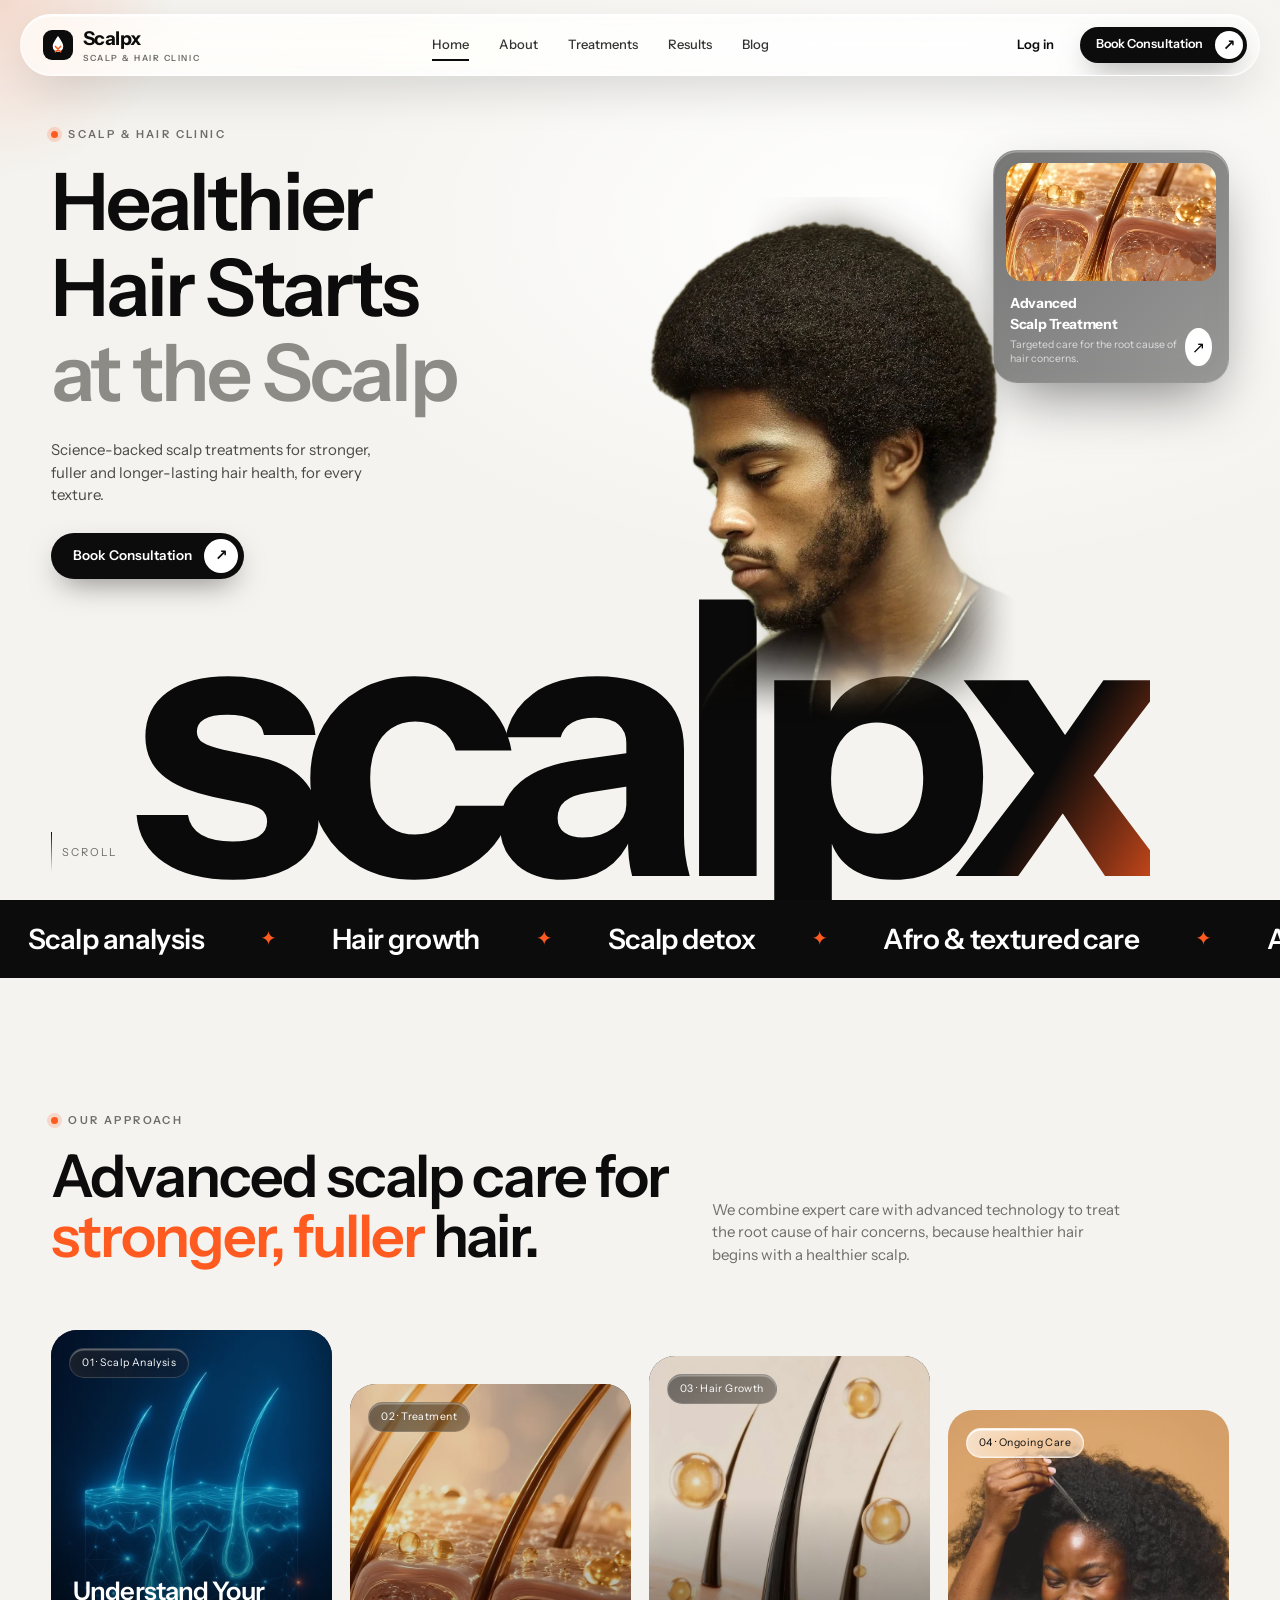
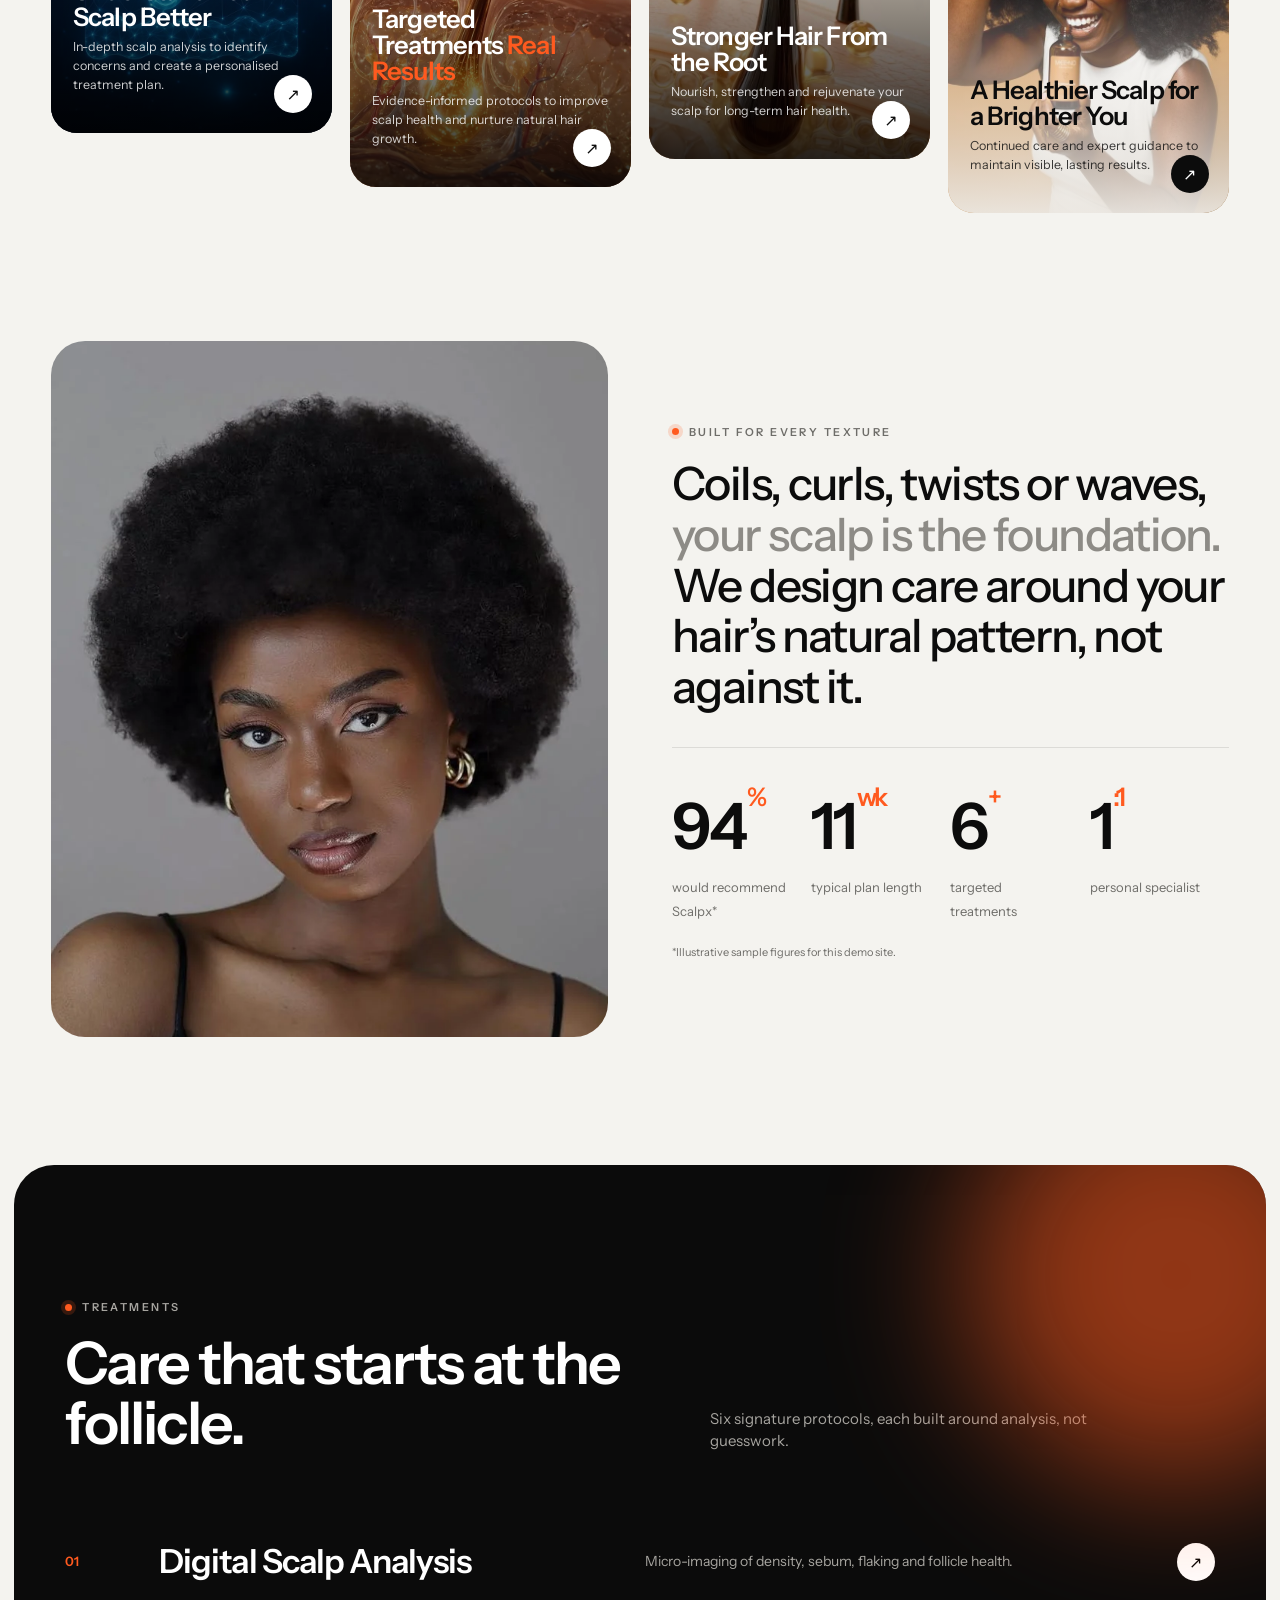
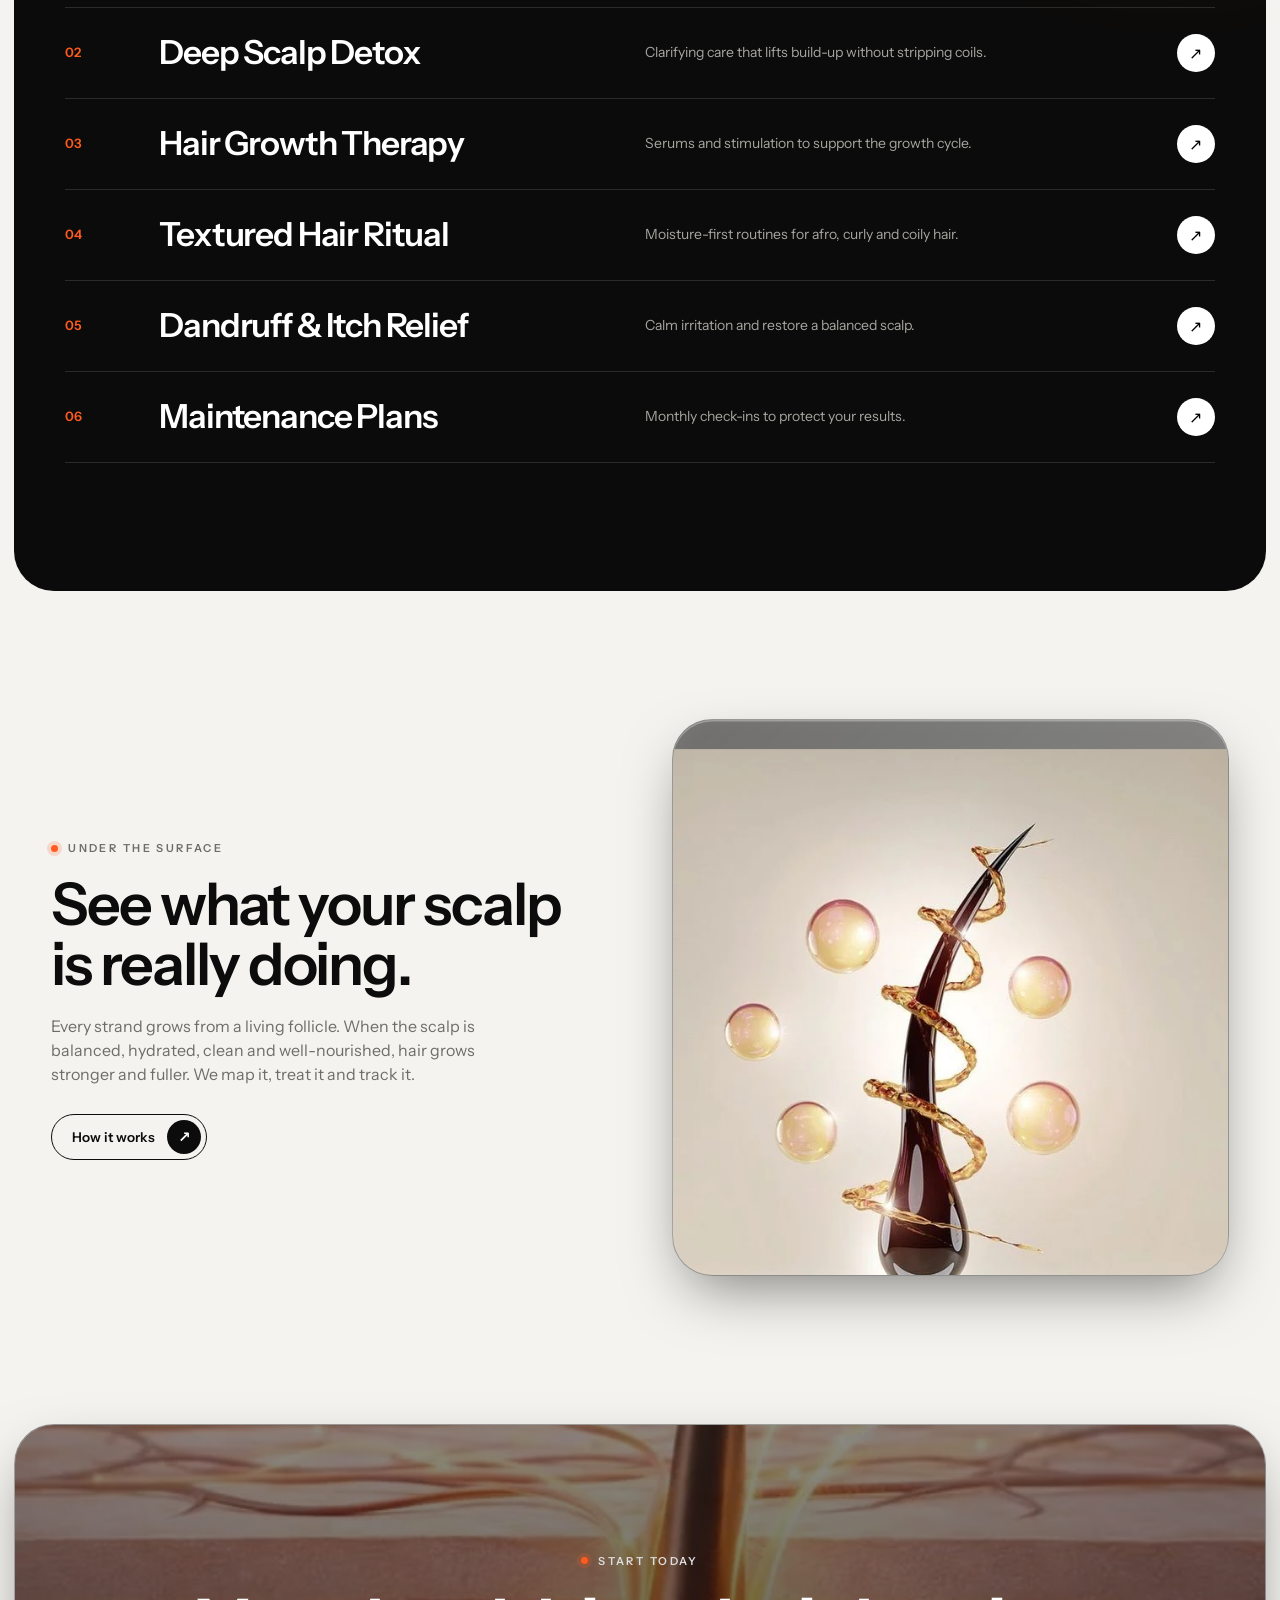
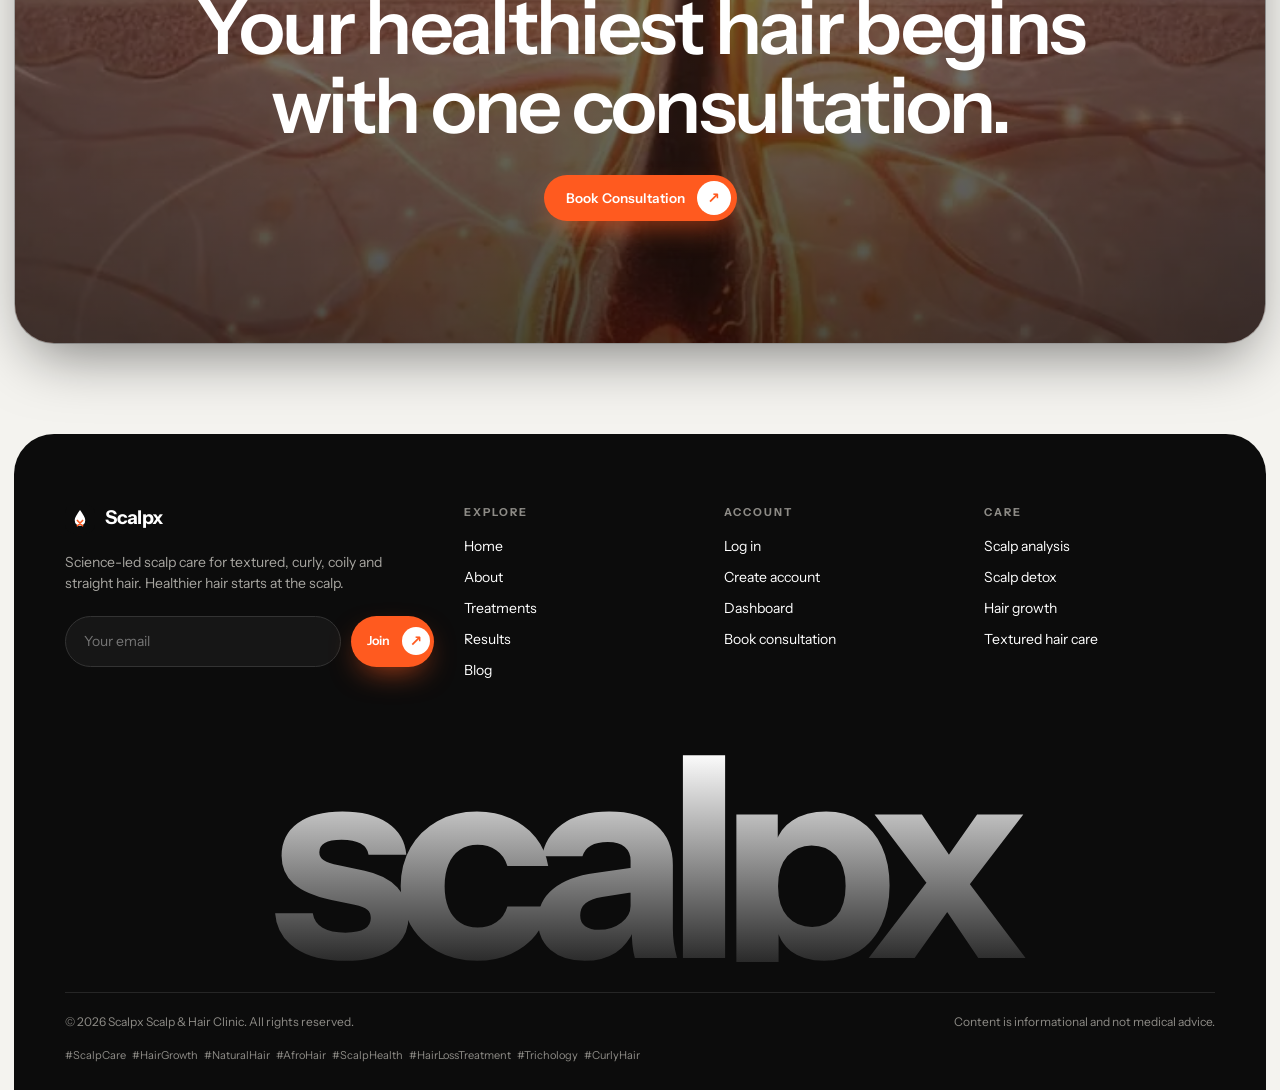
<file: public/index.html>
<!doctype html><html lang="en"><head><meta charset="utf-8"><meta name="viewport" content="width=device-width,initial-scale=1,viewport-fit=cover">
<title>Scalpx: Scalp & Hair Clinic | Healthier Hair Starts at the Scalp</title><meta name="description" content="Scalpx is a science-led scalp and hair clinic: scalp analysis, hair growth treatments and ongoing care for afro, curly and straight hair."><meta name="keywords" content="scalp treatment, scalp care, hair growth, hair loss treatment, afro hair care, natural hair care, textured hair scalp clinic, scalp analysis, scalp detox, dandruff treatment, hair thinning, trichology, healthy hair, curly hair care, scalp health">
<meta name="theme-color" content="#f4f3ef"><link rel="canonical" href="https://scalpx-orcin.vercel.app/index.html">
<meta property="og:type" content="website"><meta property="og:title" content="Scalpx: Scalp & Hair Clinic | Healthier Hair Starts at the Scalp"><meta property="og:description" content="Scalpx is a science-led scalp and hair clinic: scalp analysis, hair growth treatments and ongoing care for afro, curly and straight hair."><meta property="og:image" content="https://scalpx-orcin.vercel.app/img/og.jpg"><meta property="og:url" content="https://scalpx-orcin.vercel.app/index.html"><meta name="twitter:card" content="summary_large_image">
<link rel="icon" href="favicon.svg" type="image/svg+xml"><link rel="preload" href="fonts/instrument-sans-latin-wght-normal.woff2" as="font" type="font/woff2" crossorigin>
<link rel="stylesheet" href="css/style.css"><script type="application/ld+json">{"@context": "https://schema.org", "@type": "HealthAndBeautyBusiness", "name": "Scalpx Scalp & Hair Clinic", "description": "Science-led scalp analysis, treatments and ongoing care for stronger, fuller hair.", "url": "https://scalpx-orcin.vercel.app", "image": "https://scalpx-orcin.vercel.app/img/og.jpg", "knowsAbout": ["Scalp care", "Hair growth", "Afro-textured hair", "Hair loss"]}</script></head><body><header class="nav glass" role="banner">
 <a class="logo" href="index.html" aria-label="Scalpx home"><svg viewBox="0 0 40 40" fill="none" aria-hidden="true"><rect width="40" height="40" rx="12" fill="#0c0c0c"/><path d="M20 8c-4 6-7 9.5-7 14a7 7 0 0014 0c0-4.500-3-8-7-14z" fill="#fff"/><path d="M16.500 22l7 7m0-7l-7 7" stroke="#ff5a1f" stroke-width="2.200" stroke-linecap="round"/></svg><div>Scalpx<small>Scalp &amp; Hair Clinic</small></div></a>
 <nav class="links" aria-label="Primary"><a href="index.html" class=on>Home</a><a href="about.html">About</a><a href="treatments.html">Treatments</a><a href="results.html">Results</a><a href="blog.html">Blog</a></nav>
 <div class="nav-cta">
  <a class="login-link" data-auth="out" href="login.html">Log in</a>
  <a class="avatar" data-auth="in" href="dashboard.html" aria-label="Your dashboard" style="display:none"><span data-initial></span></a>
  <a class="btn btn-dark btn-sm" href="book.html">Book Consultation <i>↗</i></a>
  <button class="burger" aria-label="Menu" aria-expanded="false"><i></i><i></i></button>
 </div>
</header>
<div class="menu" aria-label="Mobile menu"><a class="big" href="index.html">Home<span>01</span></a><a class="big" href="about.html">About<span>02</span></a><a class="big" href="treatments.html">Treatments<span>03</span></a><a class="big" href="results.html">Results<span>04</span></a><a class="big" href="blog.html">Blog<span>05</span></a>
 <a class="big" data-auth="out" href="login.html">Log in<span>Account</span></a>
 <a class="big" data-auth="in" href="dashboard.html" style="display:none">Dashboard<span data-name></span></a>
 <a class="btn btn-acc" style="align-self:flex-start;margin-top:22px" href="book.html">Book Consultation <i>↗</i></a>
</div><main id="main">
<section class="hero">
 <div class="hero-copy">
  <span class="eyebrow">Scalp &amp; Hair Clinic</span>
  <h1><span class="l"><span>Healthier</span></span><span class="l"><span>Hair Starts</span></span><span class="l"><span class="dim">at the Scalp</span></span></h1>
  <p class="lead">Science-backed scalp treatments for stronger, fuller and longer-lasting hair health, for every texture.</p>
  <a class="btn btn-dark" href="book.html">Book Consultation <i>↗</i></a>
 </div>
 <aside class="float-card glass-dark tilt"><img src="img/gold.webp" alt="Macro view of a nourished hair follicle" loading="eager">
  <div class="row"><div><h4>Advanced<br>Scalp Treatment</h4><p>Targeted care for the root cause of hair concerns.</p></div><a class="circ w" href="treatments.html" aria-label="See treatments">↗</a></div></aside>
 <div class="hero-figure" aria-hidden="true">
  <img class="trail t2" src="img/man-cut.webp" alt=""><img class="trail t1" src="img/man-cut.webp" alt="">
  <img class="main" src="img/man-cut.webp" alt="Man with a healthy afro in profile" fetchpriority="high">
 </div>
 <div class="hero-word" aria-hidden="true">scalp<b>x</b></div>
 <div class="scroll-cue"><i></i>Scroll</div>
</section>
<div class="ticker" aria-hidden="true"><div class="tr"><span>Scalp analysis</span><span>Hair growth</span><span>Scalp detox</span><span>Afro &amp; textured care</span><span>Anti-dandruff</span><span>Follicle health</span><span>Scalp analysis</span><span>Hair growth</span><span>Scalp detox</span><span>Afro &amp; textured care</span><span>Anti-dandruff</span><span>Follicle health</span><span>Scalp analysis</span><span>Hair growth</span><span>Scalp detox</span><span>Afro &amp; textured care</span><span>Anti-dandruff</span><span>Follicle health</span><span>Scalp analysis</span><span>Hair growth</span><span>Scalp detox</span><span>Afro &amp; textured care</span><span>Anti-dandruff</span><span>Follicle health</span></div></div>

<section class="sec" id="approach"><div class="wrap">
 <div class="sec-head"><div class="rv"><span class="eyebrow">Our approach</span><h2 style="margin-top:16px">Advanced scalp care for <span class="acc">stronger, fuller</span> hair.</h2></div><p class="rv" style="--d:.1s">We combine expert care with advanced technology to treat the root cause of hair concerns, because healthier hair begins with a healthier scalp.</p></div>
 <div class="cards">
  <a class="card rv" href="treatments.html#analysis"><img src="img/blue.webp" alt="Digital scalp analysis visual" loading="lazy"><span class="tag glass-dark">01 · Scalp Analysis</span><div class="in"><h3>Understand Your Scalp Better</h3><p>In-depth scalp analysis to identify concerns and create a personalised treatment plan.</p></div><span class="circ w">↗</span></a>
  <a class="card rv" style="--d:.1s" href="treatments.html#growth"><img src="img/gold.webp" alt="Golden serum around hair follicles" loading="lazy"><span class="tag glass-dark">02 · Treatment</span><div class="in"><h3>Targeted Treatments <em>Real Results</em></h3><p>Evidence-informed protocols to improve scalp health and nurture natural hair growth.</p></div><span class="circ w">↗</span></a>
  <a class="card rv" style="--d:.2s" href="treatments.html#textured"><img src="img/black.webp" alt="Strong hair follicle rising from the scalp" loading="lazy"><span class="tag glass-dark">03 · Hair Growth</span><div class="in"><h3>Stronger Hair From the Root</h3><p>Nourish, strengthen and rejuvenate your scalp for long-term hair health.</p></div><span class="circ w">↗</span></a>
  <a class="card light rv" style="--d:.3s" href="treatments.html#detox"><img src="img/oil.webp" alt="Woman applying growth oil with a dropper" loading="lazy" style="object-position:50% 20%"><span class="tag glass">04 · Ongoing Care</span><div class="in"><h3>A Healthier Scalp for a Brighter You</h3><p>Continued care and expert guidance to maintain visible, lasting results.</p></div><span class="circ">↗</span></a>
 </div>
</div></section>

<section class="sec" style="padding-top:0"><div class="wrap split">
 <div class="pic ratio-45 rvx"><img data-par=".05" src="img/woman.webp" alt="Woman with a full natural afro and healthy scalp" loading="lazy" style="height:112%"></div>
 <div>
  <span class="eyebrow rv">Built for every texture</span>
  <p class="quote rv" style="margin:18px 0 34px">Coils, curls, twists or waves, <span class="dim">your scalp is the foundation.</span> We design care around your hair’s natural pattern, not against it.</p>
  <div class="stats">
   <div class="stat"><b data-count="98">0<sup>%</sup></b><span>would recommend Scalpx*</span></div>
   <div class="stat"><b data-count="12">0<sup>wk</sup></b><span>typical plan length</span></div>
   <div class="stat"><b data-count="6">0<sup>+</sup></b><span>targeted treatments</span></div>
   <div class="stat"><b data-count="1">0<sup>:1</sup></b><span>personal specialist</span></div>
  </div>
  <p style="font-size:11px;color:var(--mute);margin-top:12px">*Illustrative sample figures for this demo site.</p>
 </div>
</div></section>

<section class="dark-sec sec" id="treat"><div class="wrap">
 <div class="orb" style="width:420px;height:420px;background:#ff5a1f;right:-120px;top:-100px"></div>
 <div class="sec-head"><div class="rv"><span class="eyebrow">Treatments</span><h2 style="margin-top:16px">Care that starts at the follicle.</h2></div><p class="rv" style="--d:.1s">Six signature protocols, each built around analysis, not guesswork.</p></div>
 <div class="tlist">
  <a class="trow rv" href="treatments.html#analysis"><span class="n">01</span><h3>Digital Scalp Analysis</h3><p>Micro-imaging of density, sebum, flaking and follicle health.</p><span class="circ">↗</span></a><a class="trow rv" href="treatments.html#detox"><span class="n">02</span><h3>Deep Scalp Detox</h3><p>Clarifying care that lifts build-up without stripping coils.</p><span class="circ">↗</span></a><a class="trow rv" href="treatments.html#growth"><span class="n">03</span><h3>Hair Growth Therapy</h3><p>Serums and stimulation to support the growth cycle.</p><span class="circ">↗</span></a><a class="trow rv" href="treatments.html#textured"><span class="n">04</span><h3>Textured Hair Ritual</h3><p>Moisture-first routines for afro, curly and coily hair.</p><span class="circ">↗</span></a><a class="trow rv" href="treatments.html#dandruff"><span class="n">05</span><h3>Dandruff &amp; Itch Relief</h3><p>Calm irritation and restore a balanced scalp.</p><span class="circ">↗</span></a><a class="trow rv" href="treatments.html#maintain"><span class="n">06</span><h3>Maintenance Plans</h3><p>Monthly check-ins to protect your results.</p><span class="circ">↗</span></a>
 </div>
</div></section>

<section class="sec"><div class="wrap split">
 <div>
  <span class="eyebrow rv">Under the surface</span>
  <h2 class="rv" style="font-size:clamp(34px,4.6vw,66px);margin:16px 0 20px">See what your scalp is really doing.</h2>
  <p class="rv" style="color:var(--mute);max-width:440px;margin-bottom:28px">Every strand grows from a living follicle. When the scalp is balanced, hydrated, clean and well-nourished, hair grows stronger and fuller. We map it, treat it and track it.</p>
  <a class="btn btn-line rv" href="about.html">How it works <i>↗</i></a>
 </div>
 <div class="pic ratio-1 rvx glass-dark" style="border-radius:40px"><img data-par="-.04" src="img/helix.webp" alt="Follicle wrapped in a golden helix" loading="lazy" style="height:112%"></div>
</div></section>

<section class="cta glass-dark" style="margin-top:20px"><img src="img/glow.webp" alt="" loading="lazy">
 <div><span class="eyebrow" style="color:#ddd">Start today</span><h2>Your healthiest hair begins with one consultation.</h2>
 <a class="btn btn-acc" href="book.html">Book Consultation <i>↗</i></a></div></section>
</main><footer class="foot" role="contentinfo"><div class="wrap">
 <div class="cols">
  <div><a class="logo" href="index.html"><svg viewBox="0 0 40 40" fill="none" aria-hidden="true"><rect width="40" height="40" rx="12" fill="#0c0c0c"/><path d="M20 8c-4 6-7 9.5-7 14a7 7 0 0014 0c0-4.500-3-8-7-14z" fill="#fff"/><path d="M16.500 22l7 7m0-7l-7 7" stroke="#ff5a1f" stroke-width="2.200" stroke-linecap="round"/></svg><div>Scalpx</div></a>
   <p style="color:#a7a5a0;max-width:340px;margin:18px 0 22px;font-size:14px">Science-led scalp care for textured, curly, coily and straight hair. Healthier hair starts at the scalp.</p>
   <form id="newsform" class="news" novalidate><input class="sr" name="hp" tabindex="-1" aria-hidden="true"><label class="sr" for="nl">Email</label>
    <input id="nl" name="email" type="email" placeholder="Your email" style="flex:1;min-width:170px;padding:14px 18px;border-radius:99px;border:1px solid #333;background:#161616;color:#fff;font:inherit;font-size:14px">
    <button class="btn btn-acc btn-sm" type="submit">Join <i>↗</i></button></form></div>
  <div><h5>Explore</h5><ul><li><a href="index.html">Home</a></li><li><a href="about.html">About</a></li><li><a href="treatments.html">Treatments</a></li><li><a href="results.html">Results</a></li><li><a href="blog.html">Blog</a></li></ul></div>
  <div><h5>Account</h5><ul><li><a href="login.html">Log in</a></li><li><a href="login.html#register">Create account</a></li><li><a href="dashboard.html">Dashboard</a></li><li><a href="book.html">Book consultation</a></li></ul></div>
  <div><h5>Care</h5><ul><li><a href="treatments.html#analysis">Scalp analysis</a></li><li><a href="treatments.html#detox">Scalp detox</a></li><li><a href="treatments.html#growth">Hair growth</a></li><li><a href="treatments.html#textured">Textured hair care</a></li></ul></div>
 </div>
 <div class="big" aria-hidden="true">scalpx</div>
 <div class="legal"><span>© 2026 Scalpx Scalp &amp; Hair Clinic. All rights reserved.</span><span>Content is informational and not medical advice.</span></div>
 <div class="tags"><span>#ScalpCare</span> <span>#HairGrowth</span> <span>#NaturalHair</span> <span>#AfroHair</span> <span>#ScalpHealth</span> <span>#HairLossTreatment</span> <span>#Trichology</span> <span>#CurlyHair</span></div>
</div></footer><script src="js/main.js" defer></script></body></html>
</file>
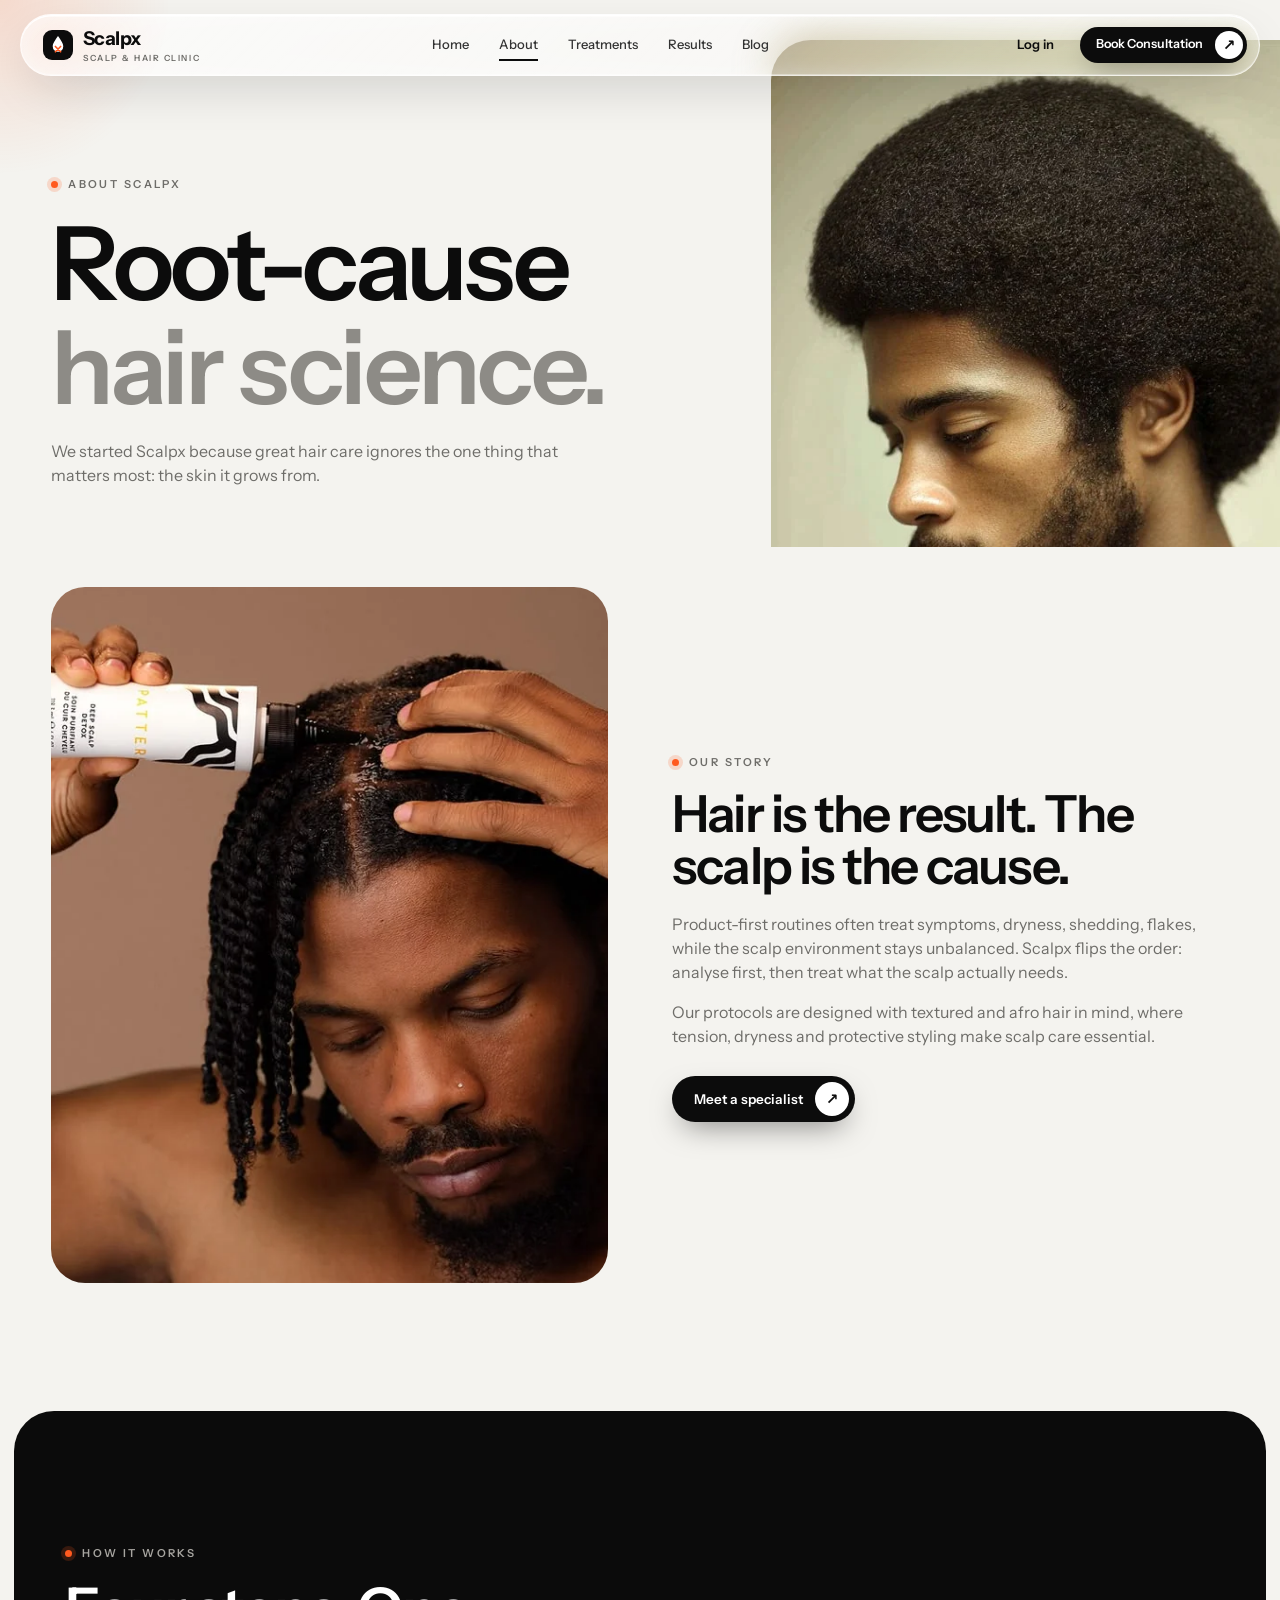
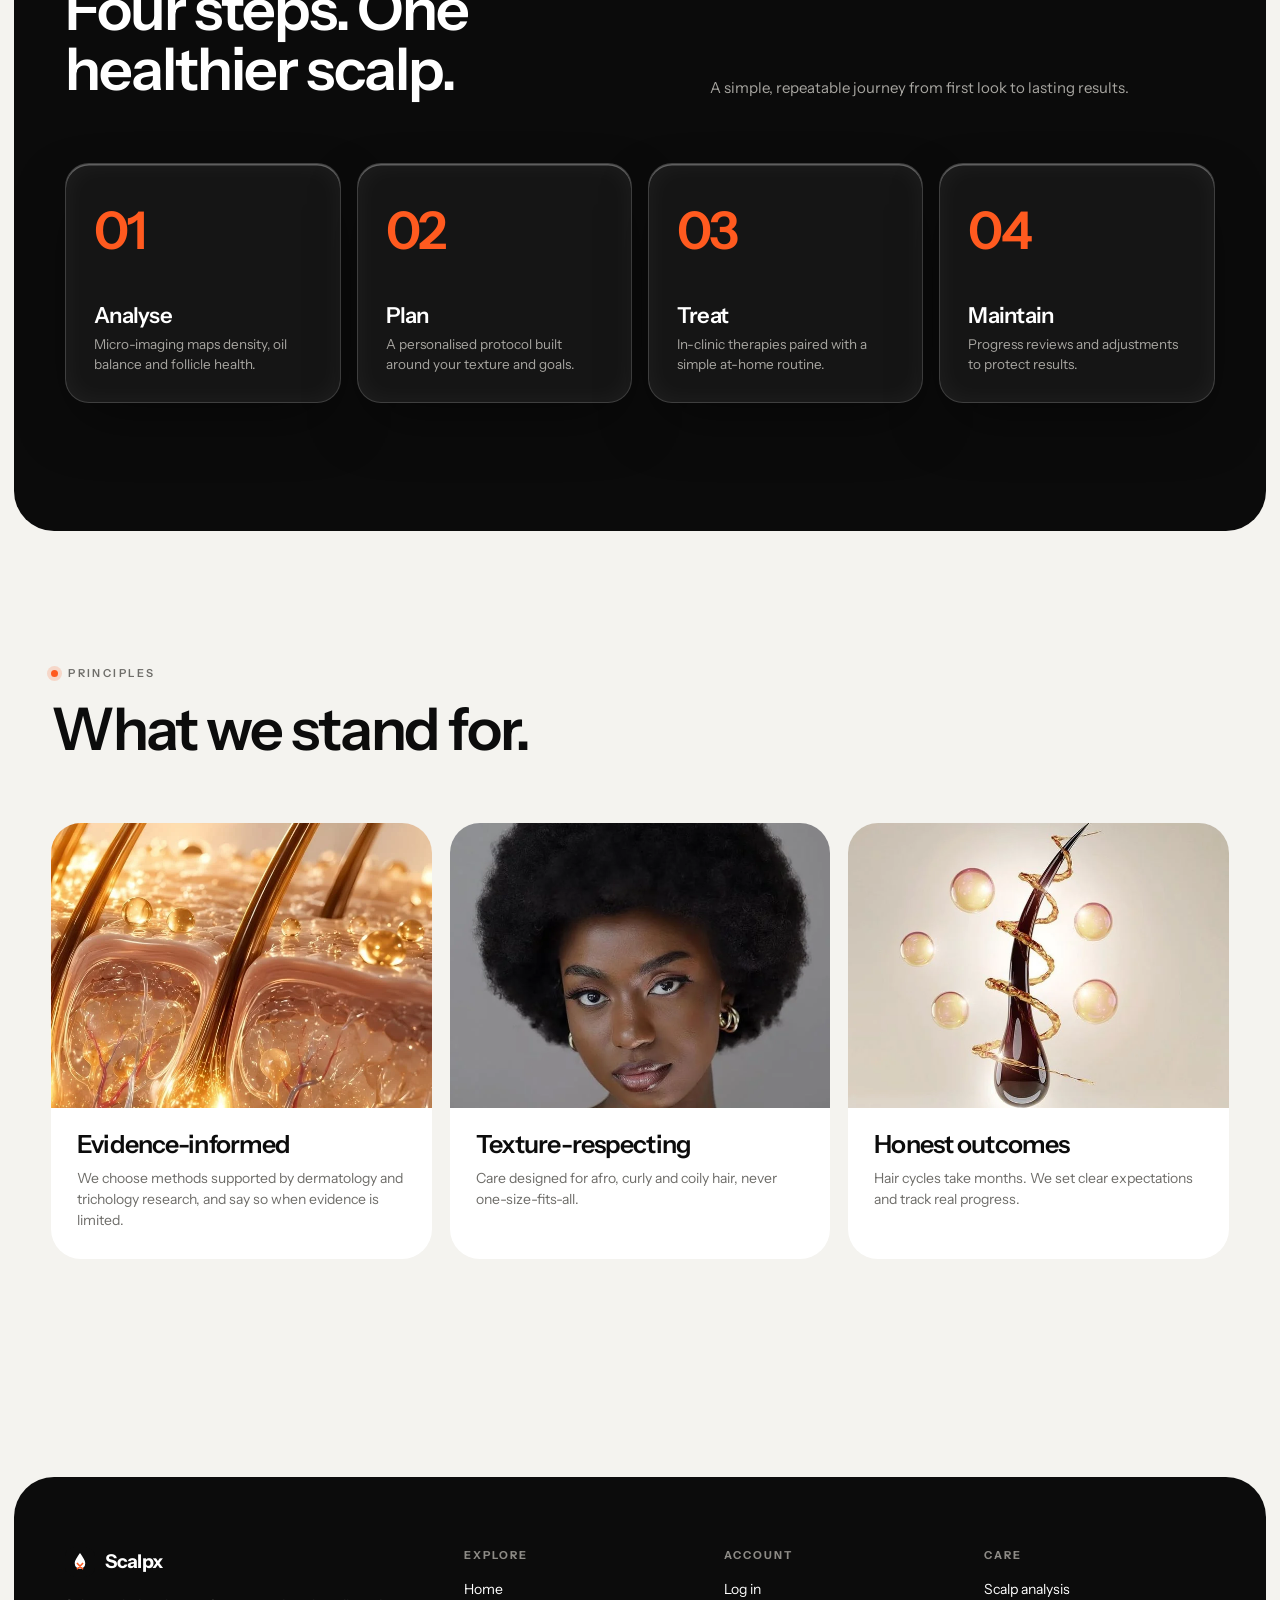
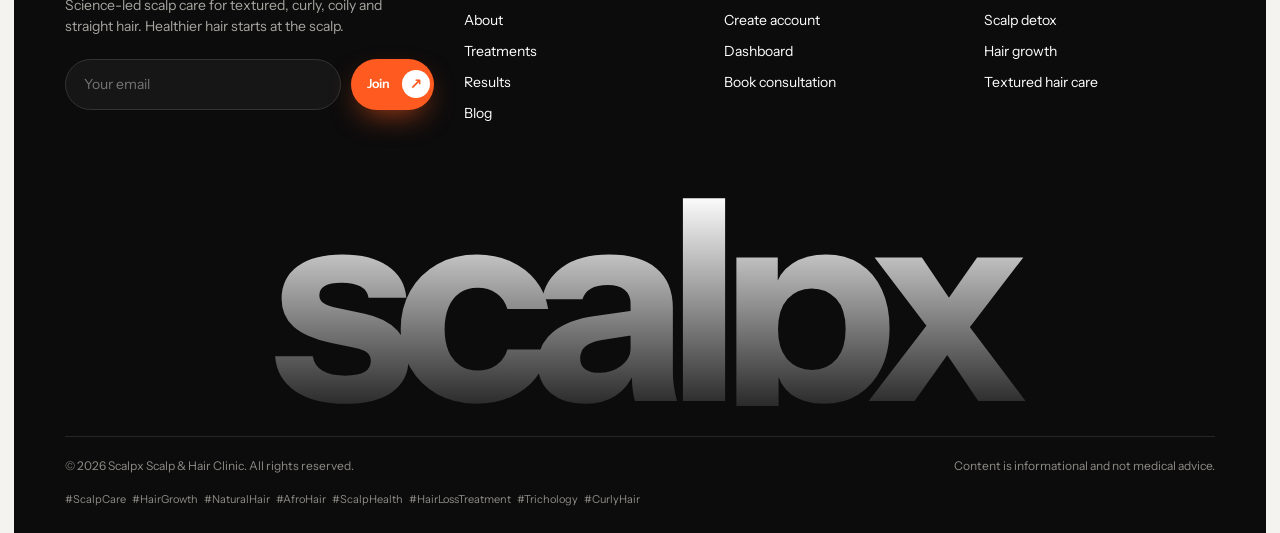
<file: public/about.html>
<!doctype html><html lang="en"><head><meta charset="utf-8"><meta name="viewport" content="width=device-width,initial-scale=1,viewport-fit=cover">
<title>About Scalpx: Root-Cause Scalp & Hair Science</title><meta name="description" content="Learn how Scalpx uses scalp analysis and personalised care for afro, curly and straight hair to support healthier, fuller hair growth."><meta name="keywords" content="scalp treatment, scalp care, hair growth, hair loss treatment, afro hair care, natural hair care, textured hair scalp clinic, scalp analysis, scalp detox, dandruff treatment, hair thinning, trichology, healthy hair, curly hair care, scalp health">
<meta name="theme-color" content="#f4f3ef"><link rel="canonical" href="https://scalpx-orcin.vercel.app/about.html">
<meta property="og:type" content="website"><meta property="og:title" content="About Scalpx: Root-Cause Scalp & Hair Science"><meta property="og:description" content="Learn how Scalpx uses scalp analysis and personalised care for afro, curly and straight hair to support healthier, fuller hair growth."><meta property="og:image" content="https://scalpx-orcin.vercel.app/img/og.jpg"><meta property="og:url" content="https://scalpx-orcin.vercel.app/about.html"><meta name="twitter:card" content="summary_large_image">
<link rel="icon" href="favicon.svg" type="image/svg+xml"><link rel="preload" href="fonts/instrument-sans-latin-wght-normal.woff2" as="font" type="font/woff2" crossorigin>
<link rel="stylesheet" href="css/style.css"><script type="application/ld+json">{"@context": "https://schema.org", "@type": "HealthAndBeautyBusiness", "name": "Scalpx Scalp & Hair Clinic", "description": "Science-led scalp analysis, treatments and ongoing care for stronger, fuller hair.", "url": "https://scalpx-orcin.vercel.app", "image": "https://scalpx-orcin.vercel.app/img/og.jpg", "knowsAbout": ["Scalp care", "Hair growth", "Afro-textured hair", "Hair loss"]}</script></head><body><header class="nav glass" role="banner">
 <a class="logo" href="index.html" aria-label="Scalpx home"><svg viewBox="0 0 40 40" fill="none" aria-hidden="true"><rect width="40" height="40" rx="12" fill="#0c0c0c"/><path d="M20 8c-4 6-7 9.5-7 14a7 7 0 0014 0c0-4.500-3-8-7-14z" fill="#fff"/><path d="M16.500 22l7 7m0-7l-7 7" stroke="#ff5a1f" stroke-width="2.200" stroke-linecap="round"/></svg><div>Scalpx<small>Scalp &amp; Hair Clinic</small></div></a>
 <nav class="links" aria-label="Primary"><a href="index.html">Home</a><a href="about.html" class=on>About</a><a href="treatments.html">Treatments</a><a href="results.html">Results</a><a href="blog.html">Blog</a></nav>
 <div class="nav-cta">
  <a class="login-link" data-auth="out" href="login.html">Log in</a>
  <a class="avatar" data-auth="in" href="dashboard.html" aria-label="Your dashboard" style="display:none"><span data-initial></span></a>
  <a class="btn btn-dark btn-sm" href="book.html">Book Consultation <i>↗</i></a>
  <button class="burger" aria-label="Menu" aria-expanded="false"><i></i><i></i></button>
 </div>
</header>
<div class="menu" aria-label="Mobile menu"><a class="big" href="index.html">Home<span>01</span></a><a class="big" href="about.html">About<span>02</span></a><a class="big" href="treatments.html">Treatments<span>03</span></a><a class="big" href="results.html">Results<span>04</span></a><a class="big" href="blog.html">Blog<span>05</span></a>
 <a class="big" data-auth="out" href="login.html">Log in<span>Account</span></a>
 <a class="big" data-auth="in" href="dashboard.html" style="display:none">Dashboard<span data-name></span></a>
 <a class="btn btn-acc" style="align-self:flex-start;margin-top:22px" href="book.html">Book Consultation <i>↗</i></a>
</div><main id="main">
<section class="page-hero"><div class="wrap"><span class="eyebrow">About Scalpx</span><h1>Root-cause<br><span class="dim">hair science.</span></h1>
<p>We started Scalpx because great hair care ignores the one thing that matters most: the skin it grows from.</p></div>
<div class="bgimg rvx"><img src="img/man.webp" alt="Man with a healthy afro"></div></section>
<section class="sec" style="padding-top:40px"><div class="wrap split">
 <div class="pic ratio-45 rvx"><img src="img/twists.webp" alt="Man receiving a scalp treatment on twists" style="object-position:40% 50%" loading="lazy"></div>
 <div><span class="eyebrow rv">Our story</span><h2 class="rv" style="font-size:clamp(32px,4vw,56px);margin:16px 0 20px">Hair is the result. The scalp is the cause.</h2>
 <p class="rv" style="color:var(--mute);margin-bottom:16px">Product-first routines often treat symptoms, dryness, shedding, flakes, while the scalp environment stays unbalanced. Scalpx flips the order: analyse first, then treat what the scalp actually needs.</p>
 <p class="rv" style="color:var(--mute);margin-bottom:28px">Our protocols are designed with textured and afro hair in mind, where tension, dryness and protective styling make scalp care essential.</p>
 <a class="btn btn-dark rv" href="book.html">Meet a specialist <i>↗</i></a></div>
</div></section>
<section class="dark-sec sec"><div class="wrap">
 <div class="sec-head"><div class="rv"><span class="eyebrow">How it works</span><h2 style="margin-top:16px">Four steps. One healthier scalp.</h2></div><p class="rv" style="--d:.1s">A simple, repeatable journey from first look to lasting results.</p></div>
 <div class="steps" style="--paper:#151515">
  <div class="step rv glass-dark" style="--d:0.0s"><div><h3>Analyse</h3><p style="color:#a7a5a0">Micro-imaging maps density, oil balance and follicle health.</p></div></div><div class="step rv glass-dark" style="--d:0.08s"><div><h3>Plan</h3><p style="color:#a7a5a0">A personalised protocol built around your texture and goals.</p></div></div><div class="step rv glass-dark" style="--d:0.16s"><div><h3>Treat</h3><p style="color:#a7a5a0">In-clinic therapies paired with a simple at-home routine.</p></div></div><div class="step rv glass-dark" style="--d:0.24s"><div><h3>Maintain</h3><p style="color:#a7a5a0">Progress reviews and adjustments to protect results.</p></div></div>
 </div>
</div></section>
<section class="sec"><div class="wrap">
 <div class="sec-head"><div class="rv"><span class="eyebrow">Principles</span><h2 style="margin-top:16px">What we stand for.</h2></div><p class="rv" style="--d:.1s"></p></div>
 <div class="tgrid">
  <div class="tcard rv" style="--d:0.0s"><div class="im"><img src="img/gold.webp" alt="" loading="lazy"></div><div class="tx"><h3>Evidence-informed</h3><p>We choose methods supported by dermatology and trichology research, and say so when evidence is limited.</p></div></div><div class="tcard rv" style="--d:0.1s"><div class="im"><img src="img/woman.webp" alt="" loading="lazy"></div><div class="tx"><h3>Texture-respecting</h3><p>Care designed for afro, curly and coily hair, never one-size-fits-all.</p></div></div><div class="tcard rv" style="--d:0.2s"><div class="im"><img src="img/helix.webp" alt="" loading="lazy"></div><div class="tx"><h3>Honest outcomes</h3><p>Hair cycles take months. We set clear expectations and track real progress.</p></div></div>
 </div>
</div></section>
</main><footer class="foot" role="contentinfo"><div class="wrap">
 <div class="cols">
  <div><a class="logo" href="index.html"><svg viewBox="0 0 40 40" fill="none" aria-hidden="true"><rect width="40" height="40" rx="12" fill="#0c0c0c"/><path d="M20 8c-4 6-7 9.5-7 14a7 7 0 0014 0c0-4.500-3-8-7-14z" fill="#fff"/><path d="M16.500 22l7 7m0-7l-7 7" stroke="#ff5a1f" stroke-width="2.200" stroke-linecap="round"/></svg><div>Scalpx</div></a>
   <p style="color:#a7a5a0;max-width:340px;margin:18px 0 22px;font-size:14px">Science-led scalp care for textured, curly, coily and straight hair. Healthier hair starts at the scalp.</p>
   <form id="newsform" class="news" novalidate><input class="sr" name="hp" tabindex="-1" aria-hidden="true"><label class="sr" for="nl">Email</label>
    <input id="nl" name="email" type="email" placeholder="Your email" style="flex:1;min-width:170px;padding:14px 18px;border-radius:99px;border:1px solid #333;background:#161616;color:#fff;font:inherit;font-size:14px">
    <button class="btn btn-acc btn-sm" type="submit">Join <i>↗</i></button></form></div>
  <div><h5>Explore</h5><ul><li><a href="index.html">Home</a></li><li><a href="about.html">About</a></li><li><a href="treatments.html">Treatments</a></li><li><a href="results.html">Results</a></li><li><a href="blog.html">Blog</a></li></ul></div>
  <div><h5>Account</h5><ul><li><a href="login.html">Log in</a></li><li><a href="login.html#register">Create account</a></li><li><a href="dashboard.html">Dashboard</a></li><li><a href="book.html">Book consultation</a></li></ul></div>
  <div><h5>Care</h5><ul><li><a href="treatments.html#analysis">Scalp analysis</a></li><li><a href="treatments.html#detox">Scalp detox</a></li><li><a href="treatments.html#growth">Hair growth</a></li><li><a href="treatments.html#textured">Textured hair care</a></li></ul></div>
 </div>
 <div class="big" aria-hidden="true">scalpx</div>
 <div class="legal"><span>© 2026 Scalpx Scalp &amp; Hair Clinic. All rights reserved.</span><span>Content is informational and not medical advice.</span></div>
 <div class="tags"><span>#ScalpCare</span> <span>#HairGrowth</span> <span>#NaturalHair</span> <span>#AfroHair</span> <span>#ScalpHealth</span> <span>#HairLossTreatment</span> <span>#Trichology</span> <span>#CurlyHair</span></div>
</div></footer><script src="js/main.js" defer></script></body></html>
</file>
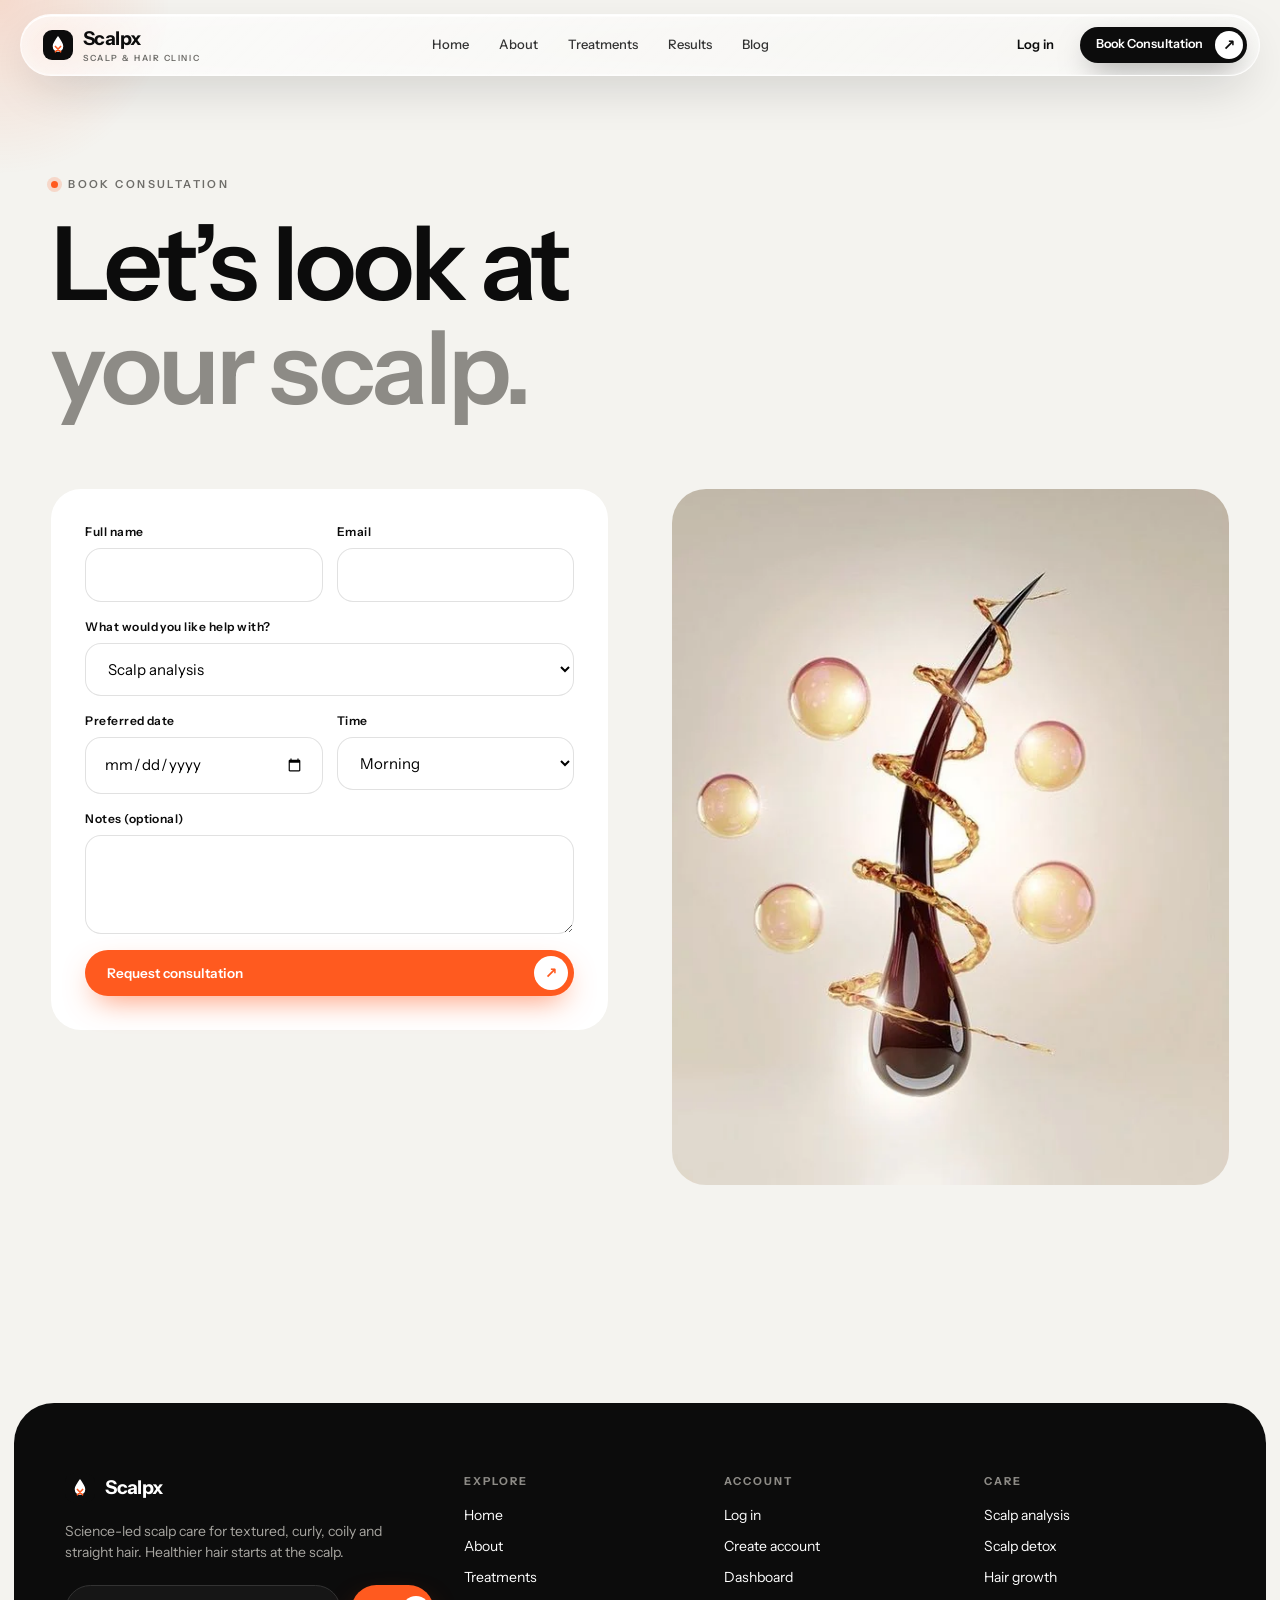
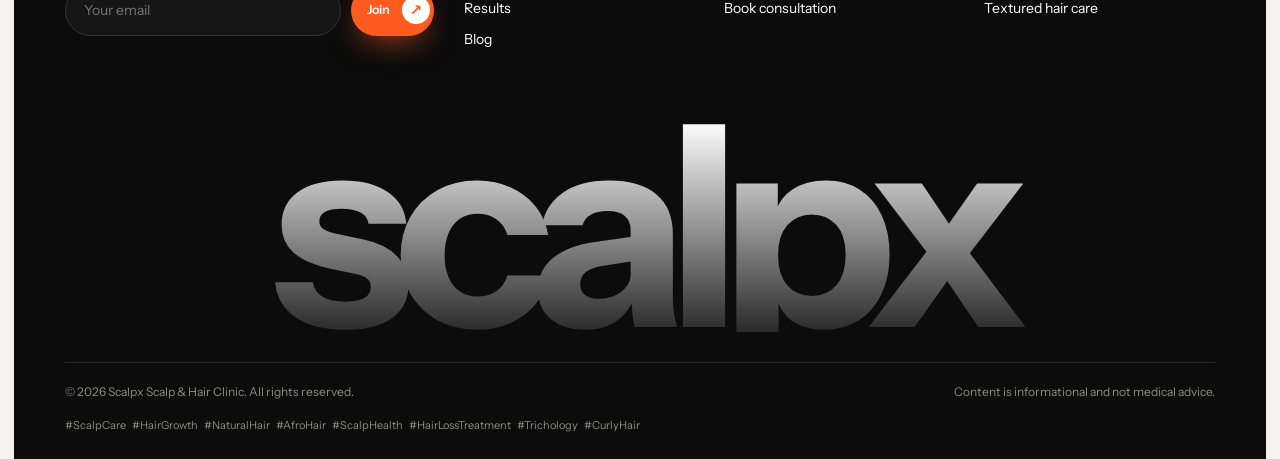
<file: public/book.html>
<!doctype html><html lang="en"><head><meta charset="utf-8"><meta name="viewport" content="width=device-width,initial-scale=1,viewport-fit=cover">
<title>Book a Scalp Consultation | Scalpx</title><meta name="description" content="Book your Scalpx consultation for scalp analysis, hair growth, dandruff or textured hair care."><meta name="keywords" content="scalp treatment, scalp care, hair growth, hair loss treatment, afro hair care, natural hair care, textured hair scalp clinic, scalp analysis, scalp detox, dandruff treatment, hair thinning, trichology, healthy hair, curly hair care, scalp health">
<meta name="theme-color" content="#f4f3ef"><link rel="canonical" href="https://scalpx-orcin.vercel.app/book.html">
<meta property="og:type" content="website"><meta property="og:title" content="Book a Scalp Consultation | Scalpx"><meta property="og:description" content="Book your Scalpx consultation for scalp analysis, hair growth, dandruff or textured hair care."><meta property="og:image" content="https://scalpx-orcin.vercel.app/img/og.jpg"><meta property="og:url" content="https://scalpx-orcin.vercel.app/book.html"><meta name="twitter:card" content="summary_large_image">
<link rel="icon" href="favicon.svg" type="image/svg+xml"><link rel="preload" href="fonts/instrument-sans-latin-wght-normal.woff2" as="font" type="font/woff2" crossorigin>
<link rel="stylesheet" href="css/style.css"><script type="application/ld+json">{"@context": "https://schema.org", "@type": "HealthAndBeautyBusiness", "name": "Scalpx Scalp & Hair Clinic", "description": "Science-led scalp analysis, treatments and ongoing care for stronger, fuller hair.", "url": "https://scalpx-orcin.vercel.app", "image": "https://scalpx-orcin.vercel.app/img/og.jpg", "knowsAbout": ["Scalp care", "Hair growth", "Afro-textured hair", "Hair loss"]}</script></head><body><header class="nav glass" role="banner">
 <a class="logo" href="index.html" aria-label="Scalpx home"><svg viewBox="0 0 40 40" fill="none" aria-hidden="true"><rect width="40" height="40" rx="12" fill="#0c0c0c"/><path d="M20 8c-4 6-7 9.5-7 14a7 7 0 0014 0c0-4.500-3-8-7-14z" fill="#fff"/><path d="M16.500 22l7 7m0-7l-7 7" stroke="#ff5a1f" stroke-width="2.200" stroke-linecap="round"/></svg><div>Scalpx<small>Scalp &amp; Hair Clinic</small></div></a>
 <nav class="links" aria-label="Primary"><a href="index.html">Home</a><a href="about.html">About</a><a href="treatments.html">Treatments</a><a href="results.html">Results</a><a href="blog.html">Blog</a></nav>
 <div class="nav-cta">
  <a class="login-link" data-auth="out" href="login.html">Log in</a>
  <a class="avatar" data-auth="in" href="dashboard.html" aria-label="Your dashboard" style="display:none"><span data-initial></span></a>
  <a class="btn btn-dark btn-sm" href="book.html">Book Consultation <i>↗</i></a>
  <button class="burger" aria-label="Menu" aria-expanded="false"><i></i><i></i></button>
 </div>
</header>
<div class="menu" aria-label="Mobile menu"><a class="big" href="index.html">Home<span>01</span></a><a class="big" href="about.html">About<span>02</span></a><a class="big" href="treatments.html">Treatments<span>03</span></a><a class="big" href="results.html">Results<span>04</span></a><a class="big" href="blog.html">Blog<span>05</span></a>
 <a class="big" data-auth="out" href="login.html">Log in<span>Account</span></a>
 <a class="big" data-auth="in" href="dashboard.html" style="display:none">Dashboard<span data-name></span></a>
 <a class="btn btn-acc" style="align-self:flex-start;margin-top:22px" href="book.html">Book Consultation <i>↗</i></a>
</div><main id="main">
<section class="page-hero" style="padding-bottom:30px"><div class="wrap"><span class="eyebrow">Book consultation</span><h1>Let’s look at<br><span class="dim">your scalp.</span></h1></div></section>
<section class="sec" style="padding-top:20px"><div class="wrap split" style="align-items:start">
 <div id="bookwrap"><form id="bookform" novalidate class="panel" style="padding:34px">
  <div class="two"><div class="field"><label for="n">Full name</label><input id="n" name="name" autocomplete="name"><span class="err"></span></div>
  <div class="field"><label for="e">Email</label><input id="e" name="email" type="email" autocomplete="email"><span class="err"></span></div></div>
  <div class="field"><label for="c">What would you like help with?</label><select id="c" name="concern"><option>Scalp analysis</option><option>Hair thinning / growth</option><option>Dandruff &amp; itch</option><option>Textured hair care</option><option>Scalp detox</option></select></div>
  <div class="two"><div class="field"><label for="d">Preferred date</label><input id="d" name="date" type="date"><span class="err"></span></div>
  <div class="field"><label for="t">Time</label><select id="t" name="time"><option>Morning</option><option>Afternoon</option><option>Evening</option></select></div></div>
  <div class="field"><label for="m">Notes (optional)</label><textarea id="m" name="notes" rows="3"></textarea></div>
  <button class="btn btn-acc" style="width:100%;justify-content:space-between" type="submit"><span>Request consultation</span><i>↗</i></button></form></div>
 <div id="booked" class="panel dk" style="display:none;padding:40px"><span class="eyebrow" style="color:#bbb">Request received</span><h2 style="margin:14px 0">You’re on the list.</h2><p id="bookedmsg" style="color:#bbb;margin-bottom:24px"></p><a class="btn btn-acc" href="index.html">Back home <i>↗</i></a></div>
 <div class="pic ratio-45 rvx" style="position:sticky;top:110px"><img src="img/helix.webp" alt=""></div>
</div></section></main><footer class="foot" role="contentinfo"><div class="wrap">
 <div class="cols">
  <div><a class="logo" href="index.html"><svg viewBox="0 0 40 40" fill="none" aria-hidden="true"><rect width="40" height="40" rx="12" fill="#0c0c0c"/><path d="M20 8c-4 6-7 9.5-7 14a7 7 0 0014 0c0-4.500-3-8-7-14z" fill="#fff"/><path d="M16.500 22l7 7m0-7l-7 7" stroke="#ff5a1f" stroke-width="2.200" stroke-linecap="round"/></svg><div>Scalpx</div></a>
   <p style="color:#a7a5a0;max-width:340px;margin:18px 0 22px;font-size:14px">Science-led scalp care for textured, curly, coily and straight hair. Healthier hair starts at the scalp.</p>
   <form id="newsform" class="news" novalidate><input class="sr" name="hp" tabindex="-1" aria-hidden="true"><label class="sr" for="nl">Email</label>
    <input id="nl" name="email" type="email" placeholder="Your email" style="flex:1;min-width:170px;padding:14px 18px;border-radius:99px;border:1px solid #333;background:#161616;color:#fff;font:inherit;font-size:14px">
    <button class="btn btn-acc btn-sm" type="submit">Join <i>↗</i></button></form></div>
  <div><h5>Explore</h5><ul><li><a href="index.html">Home</a></li><li><a href="about.html">About</a></li><li><a href="treatments.html">Treatments</a></li><li><a href="results.html">Results</a></li><li><a href="blog.html">Blog</a></li></ul></div>
  <div><h5>Account</h5><ul><li><a href="login.html">Log in</a></li><li><a href="login.html#register">Create account</a></li><li><a href="dashboard.html">Dashboard</a></li><li><a href="book.html">Book consultation</a></li></ul></div>
  <div><h5>Care</h5><ul><li><a href="treatments.html#analysis">Scalp analysis</a></li><li><a href="treatments.html#detox">Scalp detox</a></li><li><a href="treatments.html#growth">Hair growth</a></li><li><a href="treatments.html#textured">Textured hair care</a></li></ul></div>
 </div>
 <div class="big" aria-hidden="true">scalpx</div>
 <div class="legal"><span>© 2026 Scalpx Scalp &amp; Hair Clinic. All rights reserved.</span><span>Content is informational and not medical advice.</span></div>
 <div class="tags"><span>#ScalpCare</span> <span>#HairGrowth</span> <span>#NaturalHair</span> <span>#AfroHair</span> <span>#ScalpHealth</span> <span>#HairLossTreatment</span> <span>#Trichology</span> <span>#CurlyHair</span></div>
</div></footer><script src="js/main.js" defer></script></body></html>
</file>
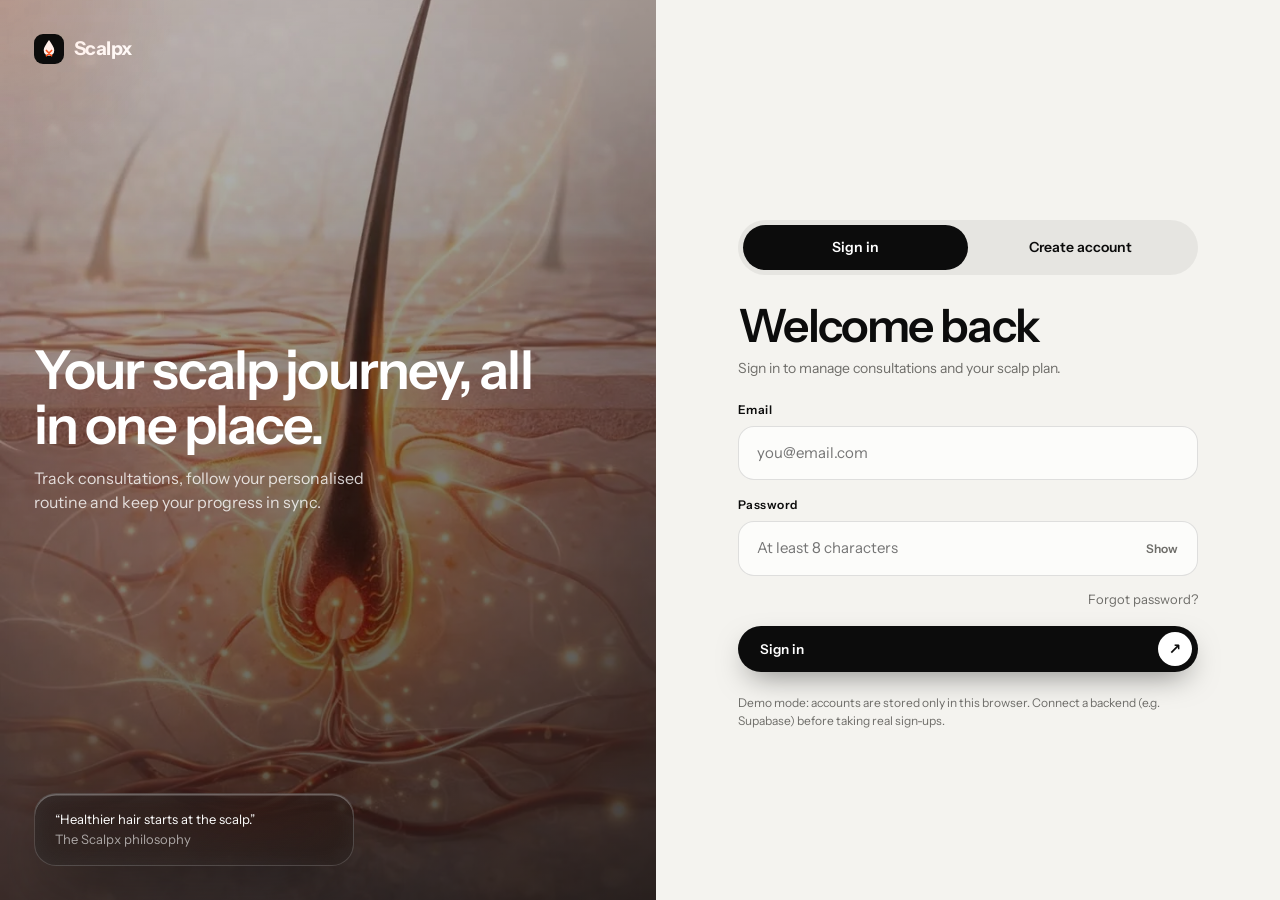
<file: public/dashboard.html>
<!doctype html><html lang="en"><head><meta charset="utf-8"><meta name="viewport" content="width=device-width,initial-scale=1,viewport-fit=cover">
<title>Your Dashboard | Scalpx</title><meta name="description" content="Manage your Scalpx consultations and daily scalp routine."><meta name="keywords" content="scalp treatment, scalp care, hair growth, hair loss treatment, afro hair care, natural hair care, textured hair scalp clinic, scalp analysis, scalp detox, dandruff treatment, hair thinning, trichology, healthy hair, curly hair care, scalp health">
<meta name="theme-color" content="#f4f3ef"><link rel="canonical" href="https://scalpx-orcin.vercel.app/dashboard.html">
<meta property="og:type" content="website"><meta property="og:title" content="Your Dashboard | Scalpx"><meta property="og:description" content="Manage your Scalpx consultations and daily scalp routine."><meta property="og:image" content="https://scalpx-orcin.vercel.app/img/og.jpg"><meta property="og:url" content="https://scalpx-orcin.vercel.app/dashboard.html"><meta name="twitter:card" content="summary_large_image">
<link rel="icon" href="favicon.svg" type="image/svg+xml"><link rel="preload" href="fonts/instrument-sans-latin-wght-normal.woff2" as="font" type="font/woff2" crossorigin>
<link rel="stylesheet" href="css/style.css"><script type="application/ld+json">{"@context": "https://schema.org", "@type": "HealthAndBeautyBusiness", "name": "Scalpx Scalp & Hair Clinic", "description": "Science-led scalp analysis, treatments and ongoing care for stronger, fuller hair.", "url": "https://scalpx-orcin.vercel.app", "image": "https://scalpx-orcin.vercel.app/img/og.jpg", "knowsAbout": ["Scalp care", "Hair growth", "Afro-textured hair", "Hair loss"]}</script></head><body><header class="nav glass" role="banner">
 <a class="logo" href="index.html" aria-label="Scalpx home"><svg viewBox="0 0 40 40" fill="none" aria-hidden="true"><rect width="40" height="40" rx="12" fill="#0c0c0c"/><path d="M20 8c-4 6-7 9.5-7 14a7 7 0 0014 0c0-4.500-3-8-7-14z" fill="#fff"/><path d="M16.500 22l7 7m0-7l-7 7" stroke="#ff5a1f" stroke-width="2.200" stroke-linecap="round"/></svg><div>Scalpx<small>Scalp &amp; Hair Clinic</small></div></a>
 <nav class="links" aria-label="Primary"><a href="index.html">Home</a><a href="about.html">About</a><a href="treatments.html">Treatments</a><a href="results.html">Results</a><a href="blog.html">Blog</a></nav>
 <div class="nav-cta">
  <a class="login-link" data-auth="out" href="login.html">Log in</a>
  <a class="avatar" data-auth="in" href="dashboard.html" aria-label="Your dashboard" style="display:none"><span data-initial></span></a>
  <a class="btn btn-dark btn-sm" href="book.html">Book Consultation <i>↗</i></a>
  <button class="burger" aria-label="Menu" aria-expanded="false"><i></i><i></i></button>
 </div>
</header>
<div class="menu" aria-label="Mobile menu"><a class="big" href="index.html">Home<span>01</span></a><a class="big" href="about.html">About<span>02</span></a><a class="big" href="treatments.html">Treatments<span>03</span></a><a class="big" href="results.html">Results<span>04</span></a><a class="big" href="blog.html">Blog<span>05</span></a>
 <a class="big" data-auth="out" href="login.html">Log in<span>Account</span></a>
 <a class="big" data-auth="in" href="dashboard.html" style="display:none">Dashboard<span data-name></span></a>
 <a class="btn btn-acc" style="align-self:flex-start;margin-top:22px" href="book.html">Book Consultation <i>↗</i></a>
</div><main id="main">
<section class="dash" id="dash"><div class="wrap">
 <span class="eyebrow">Your dashboard</span>
 <h1 style="font-size:clamp(40px,6vw,88px);margin:14px 0 4px">Hello, <span class="acc" data-name></span>.</h1>
 <p style="color:var(--mute)" data-email></p>
 <div class="dgrid">
  <div class="panel"><h3>Consultations</h3><div id="bookings"></div><a class="btn btn-dark btn-sm" style="margin-top:20px" href="book.html">Book a consultation <i>↗</i></a></div>
  <div class="panel dk"><h3>Your daily routine</h3><p id="prog" style="color:var(--acc);font-weight:600;margin:-6px 0 8px"></p>
   <label class="chk"><input type="checkbox" name="a"><span>Gentle scalp massage, 2 min</span></label>
   <label class="chk"><input type="checkbox" name="b"><span>Apply serum with dropper</span></label>
   <label class="chk"><input type="checkbox" name="c"><span>Drink 2L of water</span></label>
   <label class="chk"><input type="checkbox" name="d"><span>Protect scalp from tension</span></label>
  </div>
 </div>
 <button id="signout" class="btn btn-line" style="margin-top:28px">Sign out <i>↗</i></button>
</div></section></main><footer class="foot" role="contentinfo"><div class="wrap">
 <div class="cols">
  <div><a class="logo" href="index.html"><svg viewBox="0 0 40 40" fill="none" aria-hidden="true"><rect width="40" height="40" rx="12" fill="#0c0c0c"/><path d="M20 8c-4 6-7 9.5-7 14a7 7 0 0014 0c0-4.500-3-8-7-14z" fill="#fff"/><path d="M16.500 22l7 7m0-7l-7 7" stroke="#ff5a1f" stroke-width="2.200" stroke-linecap="round"/></svg><div>Scalpx</div></a>
   <p style="color:#a7a5a0;max-width:340px;margin:18px 0 22px;font-size:14px">Science-led scalp care for textured, curly, coily and straight hair. Healthier hair starts at the scalp.</p>
   <form id="newsform" class="news" novalidate><input class="sr" name="hp" tabindex="-1" aria-hidden="true"><label class="sr" for="nl">Email</label>
    <input id="nl" name="email" type="email" placeholder="Your email" style="flex:1;min-width:170px;padding:14px 18px;border-radius:99px;border:1px solid #333;background:#161616;color:#fff;font:inherit;font-size:14px">
    <button class="btn btn-acc btn-sm" type="submit">Join <i>↗</i></button></form></div>
  <div><h5>Explore</h5><ul><li><a href="index.html">Home</a></li><li><a href="about.html">About</a></li><li><a href="treatments.html">Treatments</a></li><li><a href="results.html">Results</a></li><li><a href="blog.html">Blog</a></li></ul></div>
  <div><h5>Account</h5><ul><li><a href="login.html">Log in</a></li><li><a href="login.html#register">Create account</a></li><li><a href="dashboard.html">Dashboard</a></li><li><a href="book.html">Book consultation</a></li></ul></div>
  <div><h5>Care</h5><ul><li><a href="treatments.html#analysis">Scalp analysis</a></li><li><a href="treatments.html#detox">Scalp detox</a></li><li><a href="treatments.html#growth">Hair growth</a></li><li><a href="treatments.html#textured">Textured hair care</a></li></ul></div>
 </div>
 <div class="big" aria-hidden="true">scalpx</div>
 <div class="legal"><span>© 2026 Scalpx Scalp &amp; Hair Clinic. All rights reserved.</span><span>Content is informational and not medical advice.</span></div>
 <div class="tags"><span>#ScalpCare</span> <span>#HairGrowth</span> <span>#NaturalHair</span> <span>#AfroHair</span> <span>#ScalpHealth</span> <span>#HairLossTreatment</span> <span>#Trichology</span> <span>#CurlyHair</span></div>
</div></footer><script src="js/main.js" defer></script></body></html>
</file>
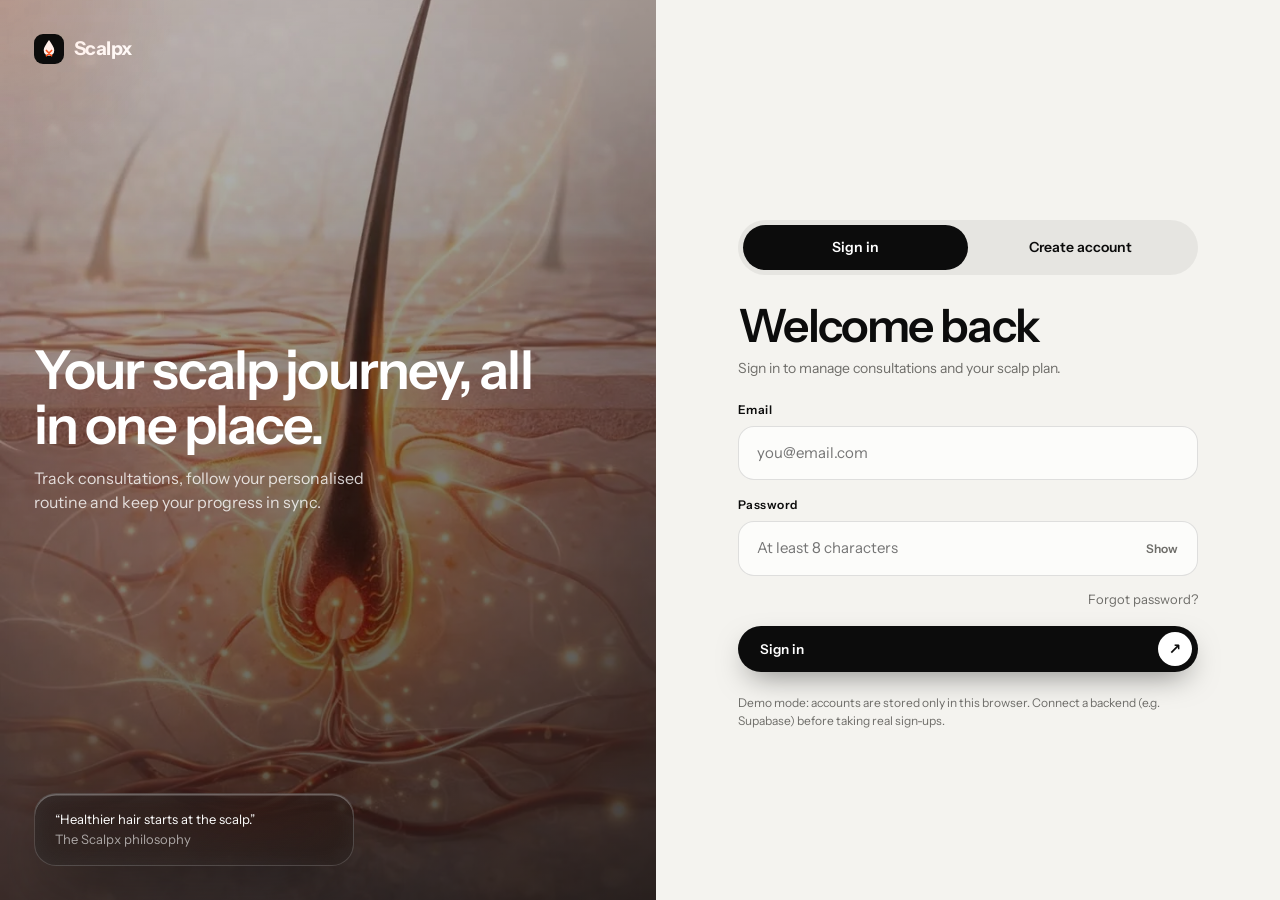
<file: public/login.html>
<!doctype html><html lang="en"><head><meta charset="utf-8"><meta name="viewport" content="width=device-width,initial-scale=1,viewport-fit=cover">
<title>Log in or Create Account | Scalpx</title><meta name="description" content="Sign in to your Scalpx account to manage consultations and your scalp care routine."><meta name="keywords" content="scalp treatment, scalp care, hair growth, hair loss treatment, afro hair care, natural hair care, textured hair scalp clinic, scalp analysis, scalp detox, dandruff treatment, hair thinning, trichology, healthy hair, curly hair care, scalp health">
<meta name="theme-color" content="#f4f3ef"><link rel="canonical" href="https://scalpx-orcin.vercel.app/login.html">
<meta property="og:type" content="website"><meta property="og:title" content="Log in or Create Account | Scalpx"><meta property="og:description" content="Sign in to your Scalpx account to manage consultations and your scalp care routine."><meta property="og:image" content="https://scalpx-orcin.vercel.app/img/og.jpg"><meta property="og:url" content="https://scalpx-orcin.vercel.app/login.html"><meta name="twitter:card" content="summary_large_image">
<link rel="icon" href="favicon.svg" type="image/svg+xml"><link rel="preload" href="fonts/instrument-sans-latin-wght-normal.woff2" as="font" type="font/woff2" crossorigin>
<link rel="stylesheet" href="css/style.css"><script type="application/ld+json">{"@context": "https://schema.org", "@type": "HealthAndBeautyBusiness", "name": "Scalpx Scalp & Hair Clinic", "description": "Science-led scalp analysis, treatments and ongoing care for stronger, fuller hair.", "url": "https://scalpx-orcin.vercel.app", "image": "https://scalpx-orcin.vercel.app/img/og.jpg", "knowsAbout": ["Scalp care", "Hair growth", "Afro-textured hair", "Hair loss"]}</script></head><body><main id="main">
<div class="auth">
 <aside class="auth-side"><img src="img/glow.webp" alt="">
  <a class="logo" href="index.html" style="color:#fff"><svg viewBox="0 0 40 40" fill="none" aria-hidden="true"><rect width="40" height="40" rx="12" fill="#0c0c0c"/><path d="M20 8c-4 6-7 9.5-7 14a7 7 0 0014 0c0-4.500-3-8-7-14z" fill="#fff"/><path d="M16.500 22l7 7m0-7l-7 7" stroke="#ff5a1f" stroke-width="2.200" stroke-linecap="round"/></svg><div>Scalpx</div></a>
  <div><h2>Your scalp journey, all in one place.</h2><p style="opacity:.8;margin-top:14px;max-width:380px">Track consultations, follow your personalised routine and keep your progress in sync.</p></div>
  <div class="glass-dark" style="padding:16px 20px;border-radius:22px;max-width:320px;font-size:13px">“Healthier hair starts at the scalp.”<br><span style="opacity:.6">The Scalpx philosophy</span></div></aside>
 <div class="auth-main"><div class="auth-card">
  <div class="tabs" role="tablist"><i></i><button type="button" data-m="in" class="on">Sign in</button><button type="button" data-m="reg">Create account</button></div>
  <h1 id="atitle">Welcome back</h1><p class="sub" id="asub"></p>
  <div id="amsg" class="formmsg" role="status"></div>
  <form id="authform" novalidate>
   <div class="field" data-only="reg"><label for="name">Full name</label><input id="name" name="name" autocomplete="name"><span class="err"></span></div>
   <div class="field"><label for="email">Email</label><input id="email" name="email" type="email" autocomplete="email" placeholder="you@email.com"><span class="err"></span></div>
   <div class="field"><label for="password">Password</label><div class="pw"><input id="password" name="password" type="password" autocomplete="current-password" placeholder="At least 8 characters"><button type="button">Show</button></div><span class="err"></span></div>
   <div data-only="in" style="text-align:right;margin:-6px 0 16px"><a href="#" id="forgot" style="font-size:13px;color:var(--mute)">Forgot password?</a></div>
   <button id="submit" class="btn btn-dark" style="width:100%;justify-content:space-between" type="submit"><span>Sign in</span><i>↗</i></button>
  </form>
  <p style="font-size:12px;color:var(--mute);margin-top:22px">Demo mode: accounts are stored only in this browser. Connect a backend (e.g. Supabase) before taking real sign-ups.</p>
 </div></div>
</div></main><script src="js/main.js" defer></script></body></html>
</file>
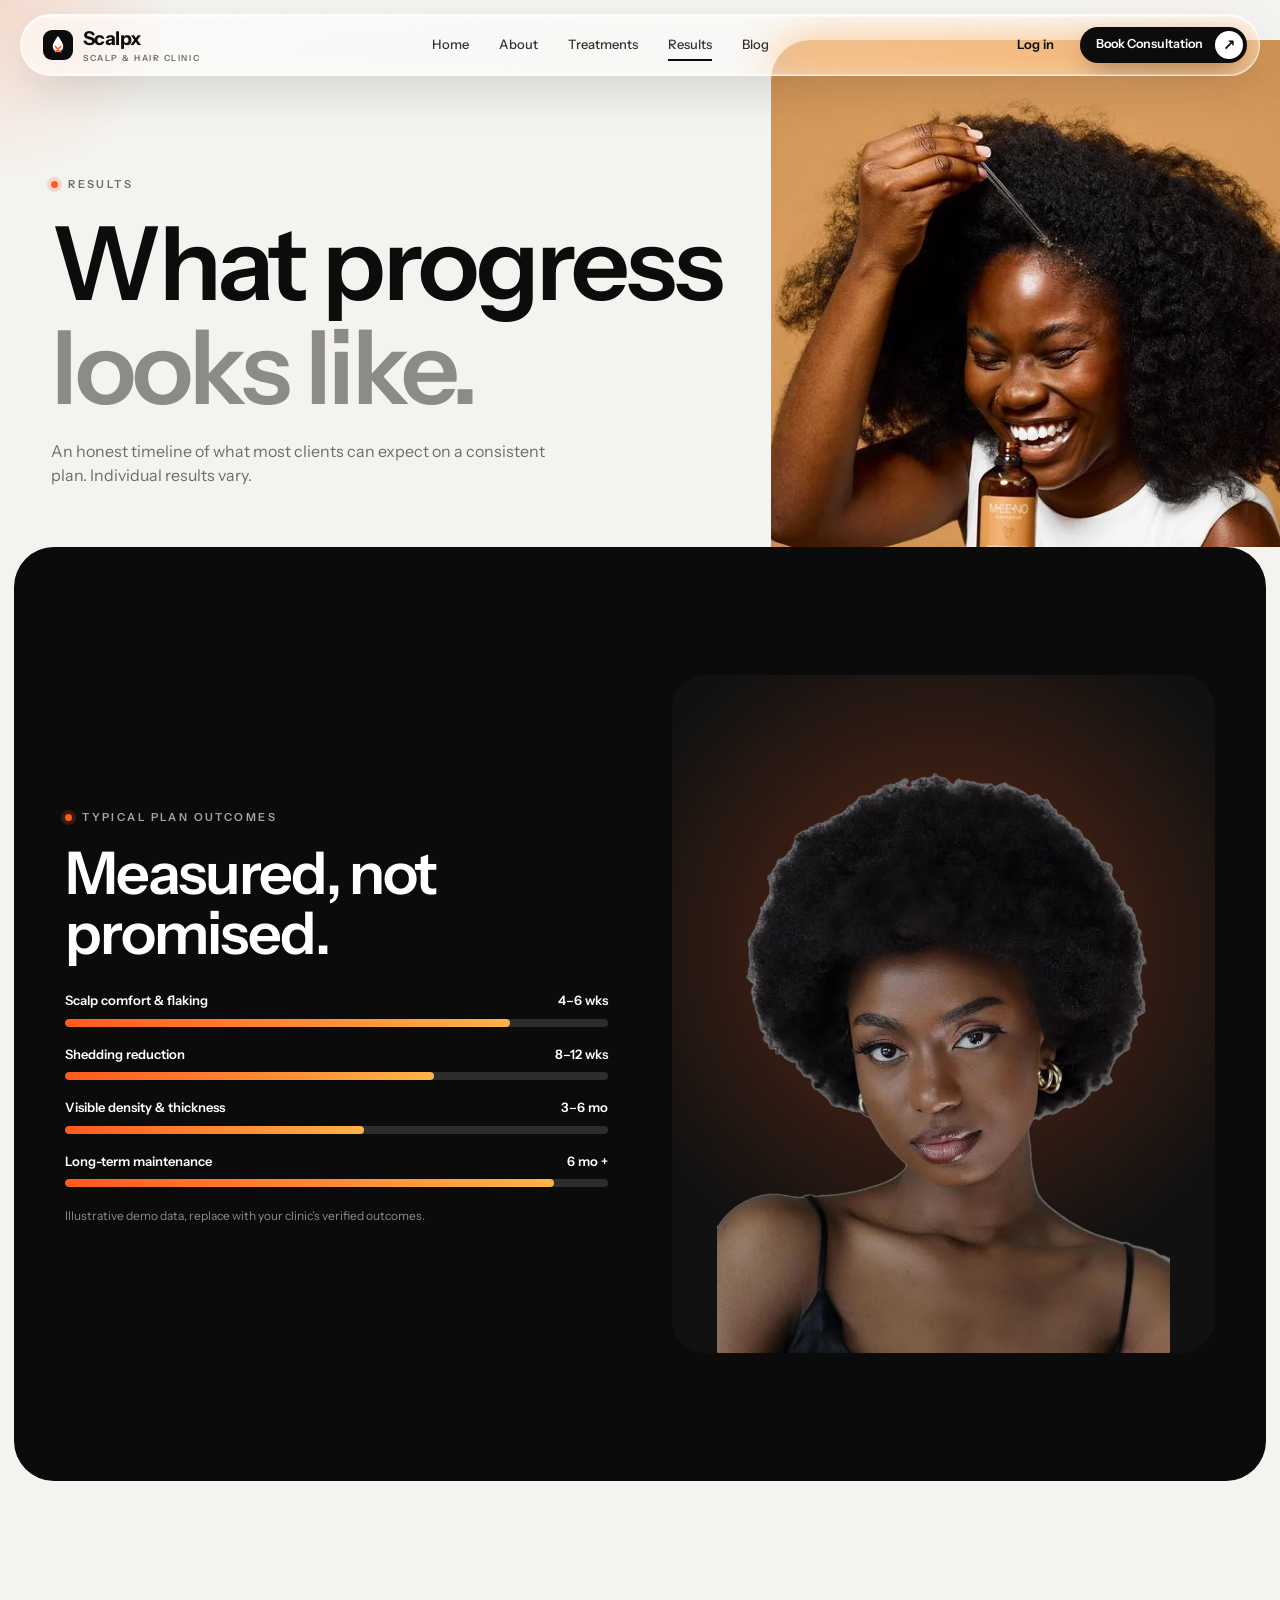
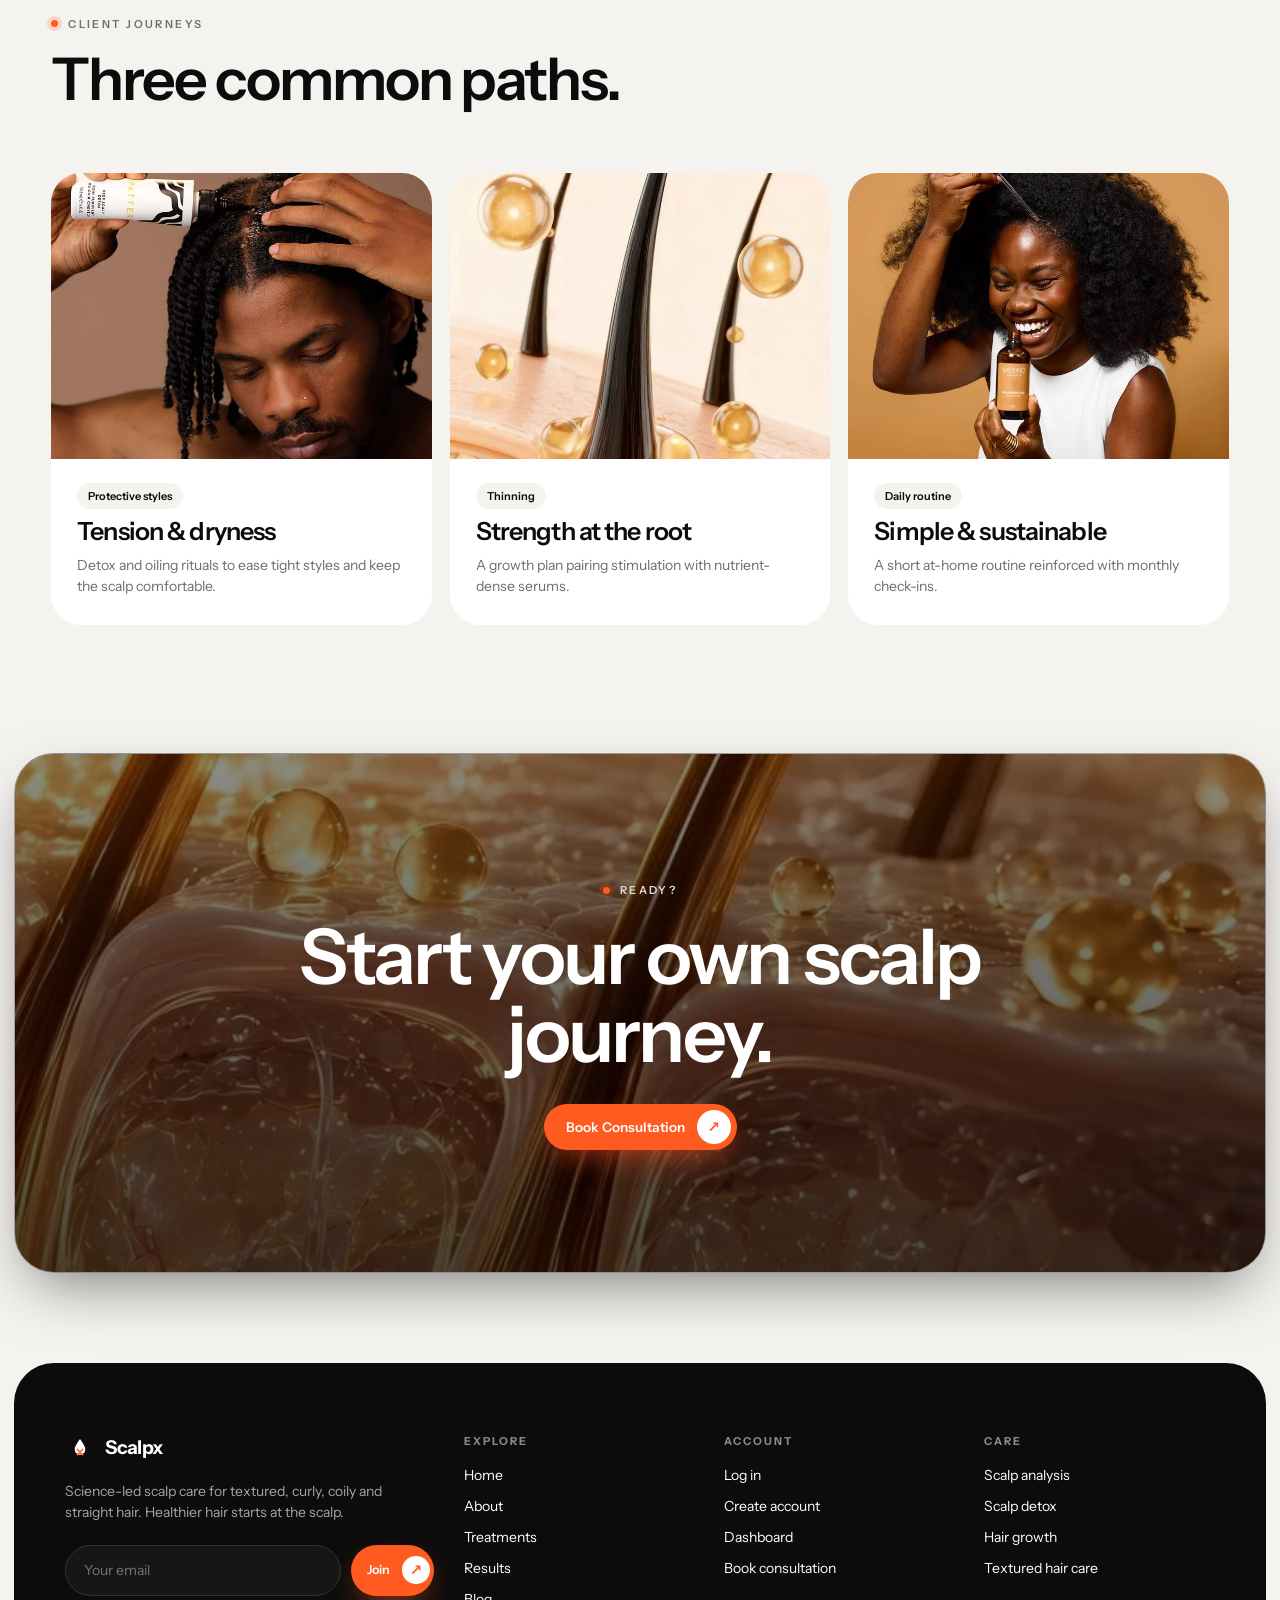
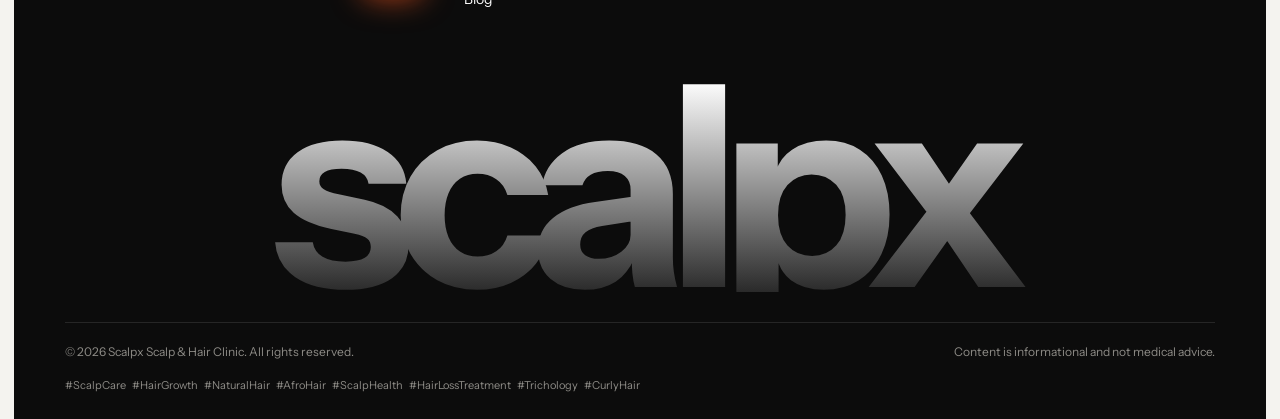
<file: public/results.html>
<!doctype html><html lang="en"><head><meta charset="utf-8"><meta name="viewport" content="width=device-width,initial-scale=1,viewport-fit=cover">
<title>Results & Timelines: Scalp Care That Works | Scalpx</title><meta name="description" content="See what progress with Scalpx looks like: realistic timelines for scalp comfort, shedding, density and long-term hair health."><meta name="keywords" content="scalp treatment, scalp care, hair growth, hair loss treatment, afro hair care, natural hair care, textured hair scalp clinic, scalp analysis, scalp detox, dandruff treatment, hair thinning, trichology, healthy hair, curly hair care, scalp health">
<meta name="theme-color" content="#f4f3ef"><link rel="canonical" href="https://scalpx-orcin.vercel.app/results.html">
<meta property="og:type" content="website"><meta property="og:title" content="Results & Timelines: Scalp Care That Works | Scalpx"><meta property="og:description" content="See what progress with Scalpx looks like: realistic timelines for scalp comfort, shedding, density and long-term hair health."><meta property="og:image" content="https://scalpx-orcin.vercel.app/img/og.jpg"><meta property="og:url" content="https://scalpx-orcin.vercel.app/results.html"><meta name="twitter:card" content="summary_large_image">
<link rel="icon" href="favicon.svg" type="image/svg+xml"><link rel="preload" href="fonts/instrument-sans-latin-wght-normal.woff2" as="font" type="font/woff2" crossorigin>
<link rel="stylesheet" href="css/style.css"><script type="application/ld+json">{"@context": "https://schema.org", "@type": "HealthAndBeautyBusiness", "name": "Scalpx Scalp & Hair Clinic", "description": "Science-led scalp analysis, treatments and ongoing care for stronger, fuller hair.", "url": "https://scalpx-orcin.vercel.app", "image": "https://scalpx-orcin.vercel.app/img/og.jpg", "knowsAbout": ["Scalp care", "Hair growth", "Afro-textured hair", "Hair loss"]}</script></head><body><header class="nav glass" role="banner">
 <a class="logo" href="index.html" aria-label="Scalpx home"><svg viewBox="0 0 40 40" fill="none" aria-hidden="true"><rect width="40" height="40" rx="12" fill="#0c0c0c"/><path d="M20 8c-4 6-7 9.5-7 14a7 7 0 0014 0c0-4.500-3-8-7-14z" fill="#fff"/><path d="M16.500 22l7 7m0-7l-7 7" stroke="#ff5a1f" stroke-width="2.200" stroke-linecap="round"/></svg><div>Scalpx<small>Scalp &amp; Hair Clinic</small></div></a>
 <nav class="links" aria-label="Primary"><a href="index.html">Home</a><a href="about.html">About</a><a href="treatments.html">Treatments</a><a href="results.html" class=on>Results</a><a href="blog.html">Blog</a></nav>
 <div class="nav-cta">
  <a class="login-link" data-auth="out" href="login.html">Log in</a>
  <a class="avatar" data-auth="in" href="dashboard.html" aria-label="Your dashboard" style="display:none"><span data-initial></span></a>
  <a class="btn btn-dark btn-sm" href="book.html">Book Consultation <i>↗</i></a>
  <button class="burger" aria-label="Menu" aria-expanded="false"><i></i><i></i></button>
 </div>
</header>
<div class="menu" aria-label="Mobile menu"><a class="big" href="index.html">Home<span>01</span></a><a class="big" href="about.html">About<span>02</span></a><a class="big" href="treatments.html">Treatments<span>03</span></a><a class="big" href="results.html">Results<span>04</span></a><a class="big" href="blog.html">Blog<span>05</span></a>
 <a class="big" data-auth="out" href="login.html">Log in<span>Account</span></a>
 <a class="big" data-auth="in" href="dashboard.html" style="display:none">Dashboard<span data-name></span></a>
 <a class="btn btn-acc" style="align-self:flex-start;margin-top:22px" href="book.html">Book Consultation <i>↗</i></a>
</div><main id="main">
<section class="page-hero"><div class="wrap"><span class="eyebrow">Results</span><h1>What progress<br><span class="dim">looks like.</span></h1>
<p>An honest timeline of what most clients can expect on a consistent plan. Individual results vary.</p></div><div class="bgimg rvx"><img src="img/oil.webp" alt="" style="object-position:50% 20%"></div></section>
<section class="dark-sec sec"><div class="wrap split">
 <div><span class="eyebrow">Typical plan outcomes</span><h2 style="margin:16px 0 28px">Measured, not promised.</h2>
  <div class="bar"><div class="lab"><span>Scalp comfort &amp; flaking</span><span>4–6 wks</span></div><div class="tk"><i style="--w:82%"></i></div></div>
  <div class="bar"><div class="lab"><span>Shedding reduction</span><span>8–12 wks</span></div><div class="tk"><i style="--w:68%"></i></div></div>
  <div class="bar"><div class="lab"><span>Visible density &amp; thickness</span><span>3–6 mo</span></div><div class="tk"><i style="--w:55%"></i></div></div>
  <div class="bar"><div class="lab"><span>Long-term maintenance</span><span>6 mo +</span></div><div class="tk"><i style="--w:90%"></i></div></div>
  <p style="font-size:12px;color:#8d8b86;margin-top:20px">Illustrative demo data, replace with your clinic’s verified outcomes.</p></div>
 <div class="pic ratio-45 rvx"><img src="img/woman-cut.webp" alt="" style="object-fit:contain;background:radial-gradient(circle at 50% 40%,#ff5a1f55,transparent 70%),#111"></div>
</div></section>
<section class="sec"><div class="wrap"><div class="sec-head"><div class="rv"><span class="eyebrow">Client journeys</span><h2 style="margin-top:16px">Three common paths.</h2></div><p class="rv" style="--d:.1s"></p></div>
 <div class="tgrid">
  <div class="tcard rv" style="--d:0.0s"><div class="im"><img src="img/twists.webp" alt="" loading="lazy"></div><div class="tx"><div class="meta"><span>Protective styles</span></div><h3>Tension &amp; dryness</h3><p>Detox and oiling rituals to ease tight styles and keep the scalp comfortable.</p></div></div><div class="tcard rv" style="--d:0.1s"><div class="im"><img src="img/black.webp" alt="" loading="lazy"></div><div class="tx"><div class="meta"><span>Thinning</span></div><h3>Strength at the root</h3><p>A growth plan pairing stimulation with nutrient-dense serums.</p></div></div><div class="tcard rv" style="--d:0.2s"><div class="im"><img src="img/oil.webp" alt="" loading="lazy"></div><div class="tx"><div class="meta"><span>Daily routine</span></div><h3>Simple &amp; sustainable</h3><p>A short at-home routine reinforced with monthly check-ins.</p></div></div>
 </div></div></section>
<section class="cta glass-dark"><img src="img/gold.webp" alt="" loading="lazy"><div><span class="eyebrow" style="color:#ddd">Ready?</span><h2>Start your own scalp journey.</h2><a class="btn btn-acc" href="book.html">Book Consultation <i>↗</i></a></div></section></main><footer class="foot" role="contentinfo"><div class="wrap">
 <div class="cols">
  <div><a class="logo" href="index.html"><svg viewBox="0 0 40 40" fill="none" aria-hidden="true"><rect width="40" height="40" rx="12" fill="#0c0c0c"/><path d="M20 8c-4 6-7 9.5-7 14a7 7 0 0014 0c0-4.500-3-8-7-14z" fill="#fff"/><path d="M16.500 22l7 7m0-7l-7 7" stroke="#ff5a1f" stroke-width="2.200" stroke-linecap="round"/></svg><div>Scalpx</div></a>
   <p style="color:#a7a5a0;max-width:340px;margin:18px 0 22px;font-size:14px">Science-led scalp care for textured, curly, coily and straight hair. Healthier hair starts at the scalp.</p>
   <form id="newsform" class="news" novalidate><input class="sr" name="hp" tabindex="-1" aria-hidden="true"><label class="sr" for="nl">Email</label>
    <input id="nl" name="email" type="email" placeholder="Your email" style="flex:1;min-width:170px;padding:14px 18px;border-radius:99px;border:1px solid #333;background:#161616;color:#fff;font:inherit;font-size:14px">
    <button class="btn btn-acc btn-sm" type="submit">Join <i>↗</i></button></form></div>
  <div><h5>Explore</h5><ul><li><a href="index.html">Home</a></li><li><a href="about.html">About</a></li><li><a href="treatments.html">Treatments</a></li><li><a href="results.html">Results</a></li><li><a href="blog.html">Blog</a></li></ul></div>
  <div><h5>Account</h5><ul><li><a href="login.html">Log in</a></li><li><a href="login.html#register">Create account</a></li><li><a href="dashboard.html">Dashboard</a></li><li><a href="book.html">Book consultation</a></li></ul></div>
  <div><h5>Care</h5><ul><li><a href="treatments.html#analysis">Scalp analysis</a></li><li><a href="treatments.html#detox">Scalp detox</a></li><li><a href="treatments.html#growth">Hair growth</a></li><li><a href="treatments.html#textured">Textured hair care</a></li></ul></div>
 </div>
 <div class="big" aria-hidden="true">scalpx</div>
 <div class="legal"><span>© 2026 Scalpx Scalp &amp; Hair Clinic. All rights reserved.</span><span>Content is informational and not medical advice.</span></div>
 <div class="tags"><span>#ScalpCare</span> <span>#HairGrowth</span> <span>#NaturalHair</span> <span>#AfroHair</span> <span>#ScalpHealth</span> <span>#HairLossTreatment</span> <span>#Trichology</span> <span>#CurlyHair</span></div>
</div></footer><script src="js/main.js" defer></script></body></html>
</file>
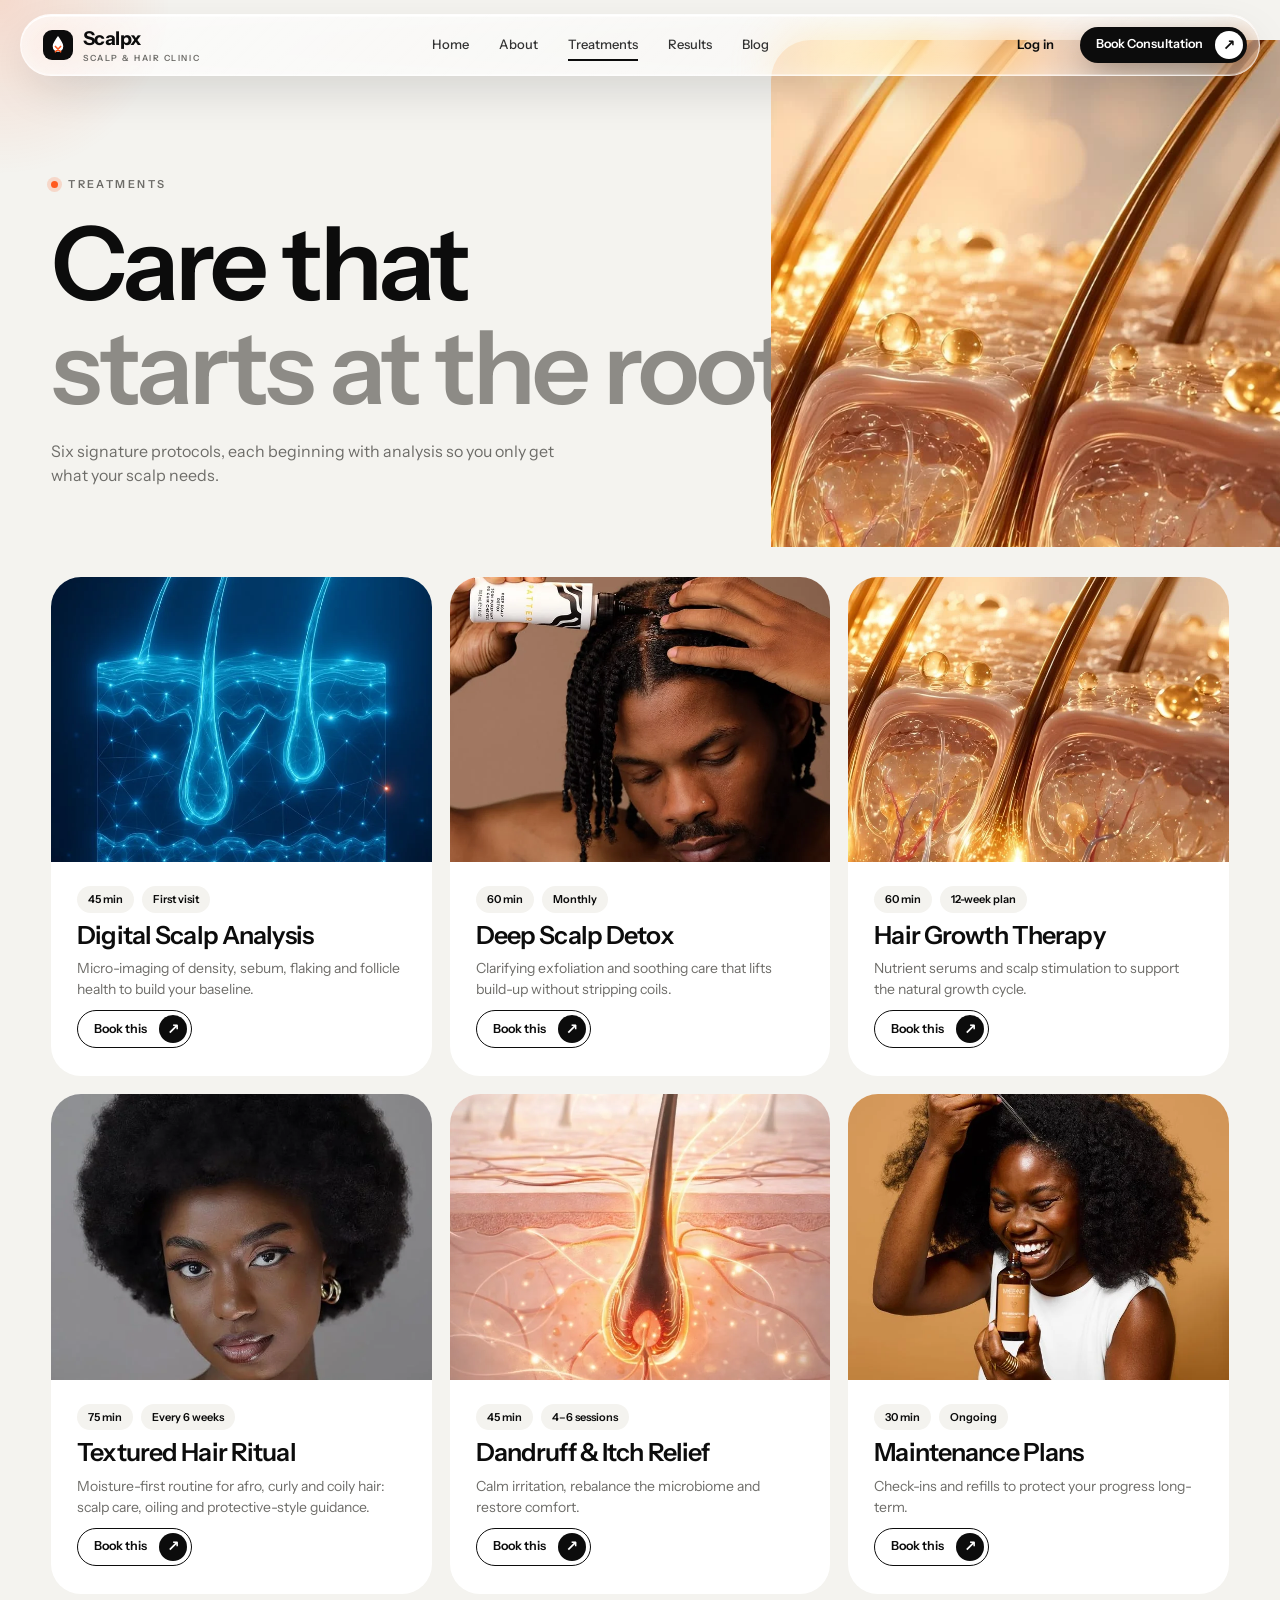
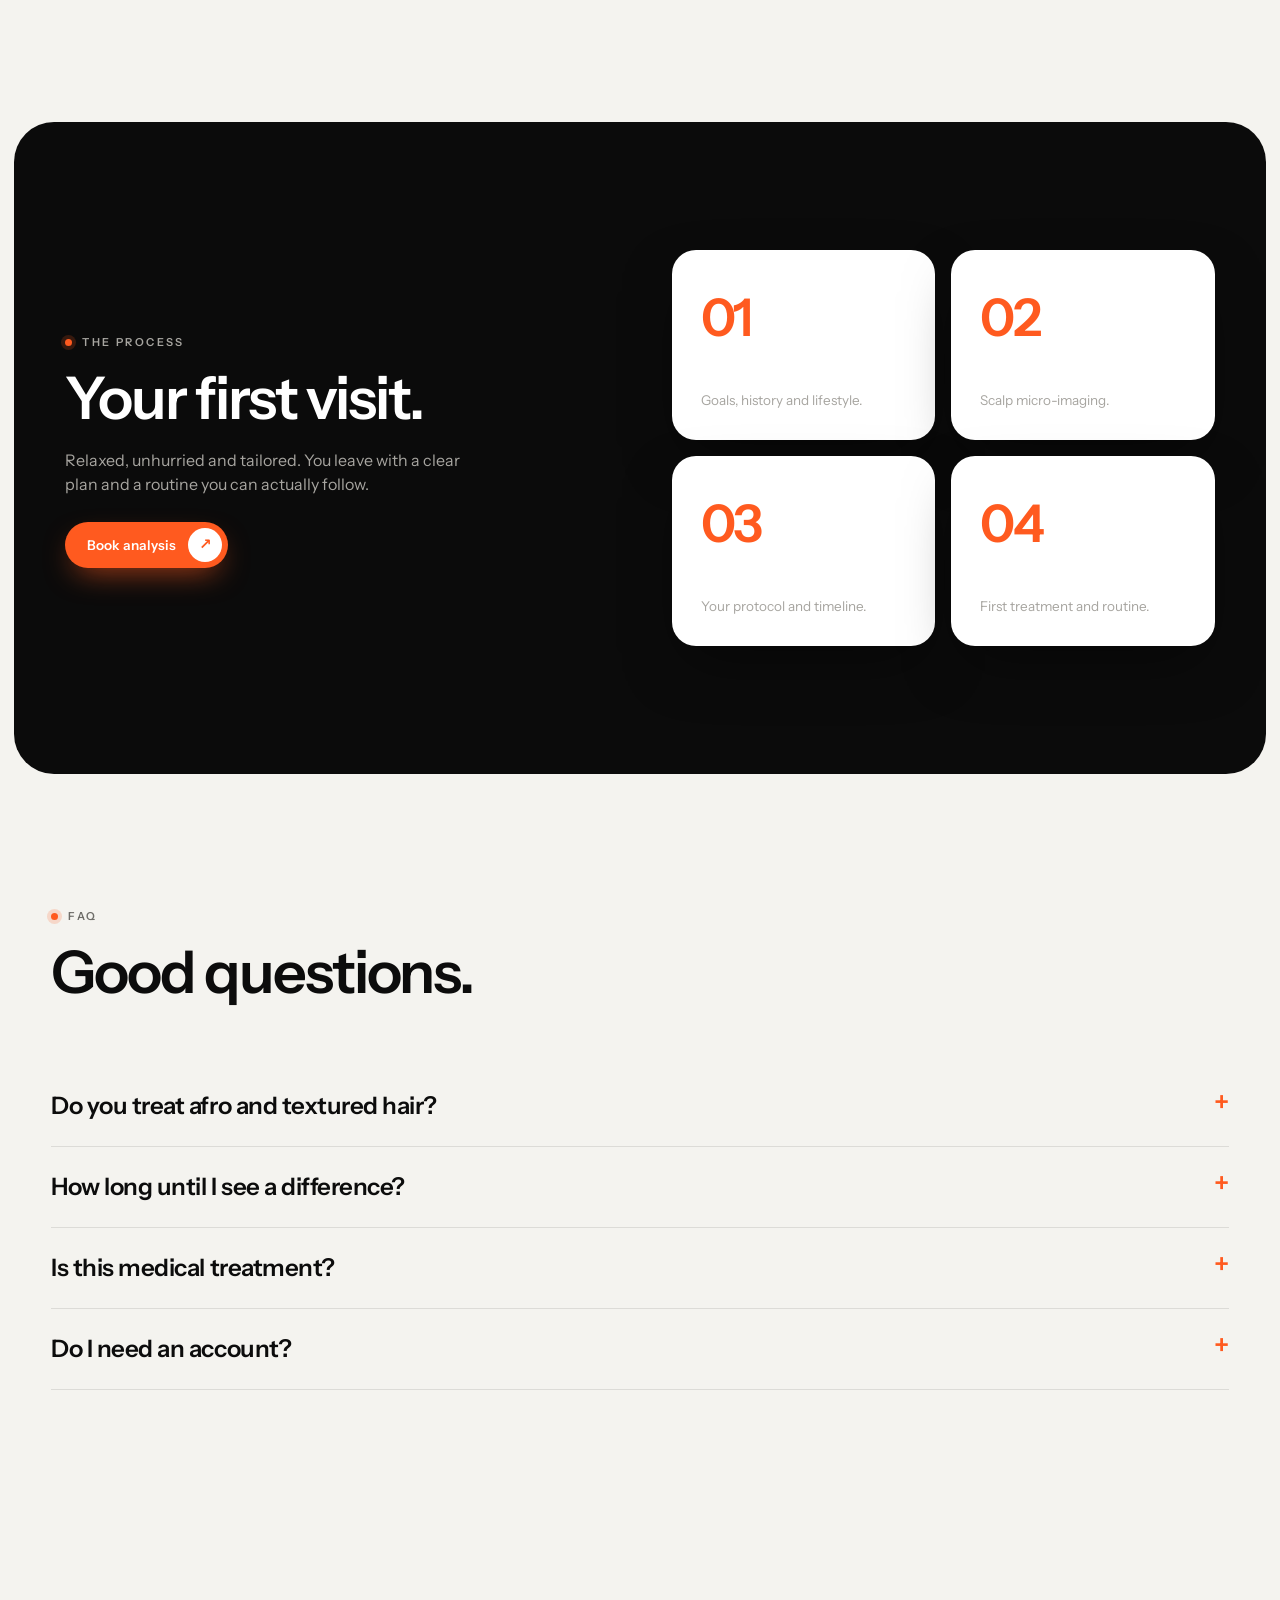
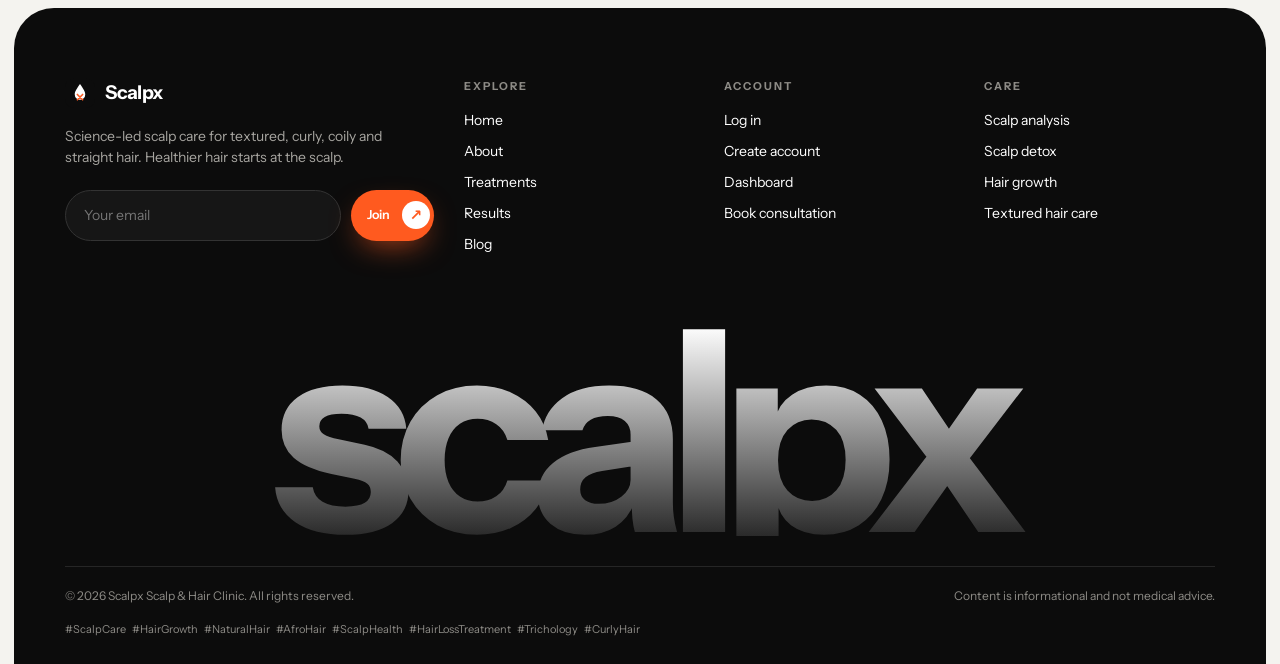
<file: public/treatments.html>
<!doctype html><html lang="en"><head><meta charset="utf-8"><meta name="viewport" content="width=device-width,initial-scale=1,viewport-fit=cover">
<title>Scalp Treatments: Analysis, Detox & Hair Growth | Scalpx</title><meta name="description" content="Explore Scalpx treatments: digital scalp analysis, deep scalp detox, hair growth therapy and textured hair rituals for afro and curly hair."><meta name="keywords" content="scalp treatment, scalp care, hair growth, hair loss treatment, afro hair care, natural hair care, textured hair scalp clinic, scalp analysis, scalp detox, dandruff treatment, hair thinning, trichology, healthy hair, curly hair care, scalp health">
<meta name="theme-color" content="#f4f3ef"><link rel="canonical" href="https://scalpx-orcin.vercel.app/treatments.html">
<meta property="og:type" content="website"><meta property="og:title" content="Scalp Treatments: Analysis, Detox & Hair Growth | Scalpx"><meta property="og:description" content="Explore Scalpx treatments: digital scalp analysis, deep scalp detox, hair growth therapy and textured hair rituals for afro and curly hair."><meta property="og:image" content="https://scalpx-orcin.vercel.app/img/og.jpg"><meta property="og:url" content="https://scalpx-orcin.vercel.app/treatments.html"><meta name="twitter:card" content="summary_large_image">
<link rel="icon" href="favicon.svg" type="image/svg+xml"><link rel="preload" href="fonts/instrument-sans-latin-wght-normal.woff2" as="font" type="font/woff2" crossorigin>
<link rel="stylesheet" href="css/style.css"><script type="application/ld+json">{"@context": "https://schema.org", "@type": "HealthAndBeautyBusiness", "name": "Scalpx Scalp & Hair Clinic", "description": "Science-led scalp analysis, treatments and ongoing care for stronger, fuller hair.", "url": "https://scalpx-orcin.vercel.app", "image": "https://scalpx-orcin.vercel.app/img/og.jpg", "knowsAbout": ["Scalp care", "Hair growth", "Afro-textured hair", "Hair loss"]}</script></head><body><header class="nav glass" role="banner">
 <a class="logo" href="index.html" aria-label="Scalpx home"><svg viewBox="0 0 40 40" fill="none" aria-hidden="true"><rect width="40" height="40" rx="12" fill="#0c0c0c"/><path d="M20 8c-4 6-7 9.5-7 14a7 7 0 0014 0c0-4.500-3-8-7-14z" fill="#fff"/><path d="M16.500 22l7 7m0-7l-7 7" stroke="#ff5a1f" stroke-width="2.200" stroke-linecap="round"/></svg><div>Scalpx<small>Scalp &amp; Hair Clinic</small></div></a>
 <nav class="links" aria-label="Primary"><a href="index.html">Home</a><a href="about.html">About</a><a href="treatments.html" class=on>Treatments</a><a href="results.html">Results</a><a href="blog.html">Blog</a></nav>
 <div class="nav-cta">
  <a class="login-link" data-auth="out" href="login.html">Log in</a>
  <a class="avatar" data-auth="in" href="dashboard.html" aria-label="Your dashboard" style="display:none"><span data-initial></span></a>
  <a class="btn btn-dark btn-sm" href="book.html">Book Consultation <i>↗</i></a>
  <button class="burger" aria-label="Menu" aria-expanded="false"><i></i><i></i></button>
 </div>
</header>
<div class="menu" aria-label="Mobile menu"><a class="big" href="index.html">Home<span>01</span></a><a class="big" href="about.html">About<span>02</span></a><a class="big" href="treatments.html">Treatments<span>03</span></a><a class="big" href="results.html">Results<span>04</span></a><a class="big" href="blog.html">Blog<span>05</span></a>
 <a class="big" data-auth="out" href="login.html">Log in<span>Account</span></a>
 <a class="big" data-auth="in" href="dashboard.html" style="display:none">Dashboard<span data-name></span></a>
 <a class="btn btn-acc" style="align-self:flex-start;margin-top:22px" href="book.html">Book Consultation <i>↗</i></a>
</div><main id="main">
<section class="page-hero"><div class="wrap"><span class="eyebrow">Treatments</span><h1>Care that<br><span class="dim">starts at the root.</span></h1>
<p>Six signature protocols, each beginning with analysis so you only get what your scalp needs.</p></div><div class="bgimg rvx"><img src="img/gold.webp" alt=""></div></section>
<section class="sec" style="padding-top:30px"><div class="wrap"><div class="tgrid">
<article id="analysis" class="tcard rv" style="--d:0.0s;scroll-margin-top:110px"><div class="im"><img src="img/blue.webp" alt="Digital Scalp Analysis" loading="lazy"></div><div class="tx"><div class="meta"><span>45 min</span><span>First visit</span></div><h3>Digital Scalp Analysis</h3><p>Micro-imaging of density, sebum, flaking and follicle health to build your baseline.</p><a class="btn btn-line btn-sm" style="align-self:flex-start" href="book.html">Book this <i>↗</i></a></div></article><article id="detox" class="tcard rv" style="--d:0.1s;scroll-margin-top:110px"><div class="im"><img src="img/twists.webp" alt="Deep Scalp Detox" loading="lazy"></div><div class="tx"><div class="meta"><span>60 min</span><span>Monthly</span></div><h3>Deep Scalp Detox</h3><p>Clarifying exfoliation and soothing care that lifts build-up without stripping coils.</p><a class="btn btn-line btn-sm" style="align-self:flex-start" href="book.html">Book this <i>↗</i></a></div></article><article id="growth" class="tcard rv" style="--d:0.2s;scroll-margin-top:110px"><div class="im"><img src="img/gold.webp" alt="Hair Growth Therapy" loading="lazy"></div><div class="tx"><div class="meta"><span>60 min</span><span>12-week plan</span></div><h3>Hair Growth Therapy</h3><p>Nutrient serums and scalp stimulation to support the natural growth cycle.</p><a class="btn btn-line btn-sm" style="align-self:flex-start" href="book.html">Book this <i>↗</i></a></div></article><article id="textured" class="tcard rv" style="--d:0.0s;scroll-margin-top:110px"><div class="im"><img src="img/woman.webp" alt="Textured Hair Ritual" loading="lazy"></div><div class="tx"><div class="meta"><span>75 min</span><span>Every 6 weeks</span></div><h3>Textured Hair Ritual</h3><p>Moisture-first routine for afro, curly and coily hair: scalp care, oiling and protective-style guidance.</p><a class="btn btn-line btn-sm" style="align-self:flex-start" href="book.html">Book this <i>↗</i></a></div></article><article id="dandruff" class="tcard rv" style="--d:0.1s;scroll-margin-top:110px"><div class="im"><img src="img/glow.webp" alt="Dandruff &amp; Itch Relief" loading="lazy"></div><div class="tx"><div class="meta"><span>45 min</span><span>4–6 sessions</span></div><h3>Dandruff &amp; Itch Relief</h3><p>Calm irritation, rebalance the microbiome and restore comfort.</p><a class="btn btn-line btn-sm" style="align-self:flex-start" href="book.html">Book this <i>↗</i></a></div></article><article id="maintain" class="tcard rv" style="--d:0.2s;scroll-margin-top:110px"><div class="im"><img src="img/oil.webp" alt="Maintenance Plans" loading="lazy"></div><div class="tx"><div class="meta"><span>30 min</span><span>Ongoing</span></div><h3>Maintenance Plans</h3><p>Check-ins and refills to protect your progress long-term.</p><a class="btn btn-line btn-sm" style="align-self:flex-start" href="book.html">Book this <i>↗</i></a></div></article>
</div></div></section>
<section class="dark-sec sec"><div class="wrap split">
 <div><span class="eyebrow">The process</span><h2 style="margin:16px 0 20px">Your first visit.</h2><p style="color:#a7a5a0;max-width:420px;margin-bottom:26px">Relaxed, unhurried and tailored. You leave with a clear plan and a routine you can actually follow.</p><a class="btn btn-acc" href="book.html">Book analysis <i>↗</i></a></div>
 <div class="steps" style="grid-template-columns:1fr 1fr"><div class="step glass-dark rv" style="min-height:190px"><div><h3>Consult</h3><p style="color:#a7a5a0">Goals, history and lifestyle.</p></div></div><div class="step glass-dark rv" style="min-height:190px"><div><h3>Image</h3><p style="color:#a7a5a0">Scalp micro-imaging.</p></div></div><div class="step glass-dark rv" style="min-height:190px"><div><h3>Plan</h3><p style="color:#a7a5a0">Your protocol and timeline.</p></div></div><div class="step glass-dark rv" style="min-height:190px"><div><h3>Begin</h3><p style="color:#a7a5a0">First treatment and routine.</p></div></div></div>
</div></section>
<section class="sec"><div class="wrap"><div class="sec-head"><div class="rv"><span class="eyebrow">FAQ</span><h2 style="margin-top:16px">Good questions.</h2></div><p class="rv" style="--d:.1s"></p></div>
<div class="faq">
 <details class="rv"><summary>Do you treat afro and textured hair?</summary><p>Yes, our protocols are built with coily, curly and protective-styled hair in mind, including tension and dryness concerns.</p></details>
 <details class="rv"><summary>How long until I see a difference?</summary><p>Scalp comfort can improve within weeks; visible hair changes follow the growth cycle and usually take 3–6 months.</p></details>
 <details class="rv"><summary>Is this medical treatment?</summary><p>Scalpx offers cosmetic and wellness scalp care. For suspected medical conditions we recommend seeing a dermatologist.</p></details>
 <details class="rv"><summary>Do I need an account?</summary><p>No, you can book as a guest. An account lets you track consultations and your routine in your dashboard.</p></details>
</div></div></section></main><footer class="foot" role="contentinfo"><div class="wrap">
 <div class="cols">
  <div><a class="logo" href="index.html"><svg viewBox="0 0 40 40" fill="none" aria-hidden="true"><rect width="40" height="40" rx="12" fill="#0c0c0c"/><path d="M20 8c-4 6-7 9.5-7 14a7 7 0 0014 0c0-4.500-3-8-7-14z" fill="#fff"/><path d="M16.500 22l7 7m0-7l-7 7" stroke="#ff5a1f" stroke-width="2.200" stroke-linecap="round"/></svg><div>Scalpx</div></a>
   <p style="color:#a7a5a0;max-width:340px;margin:18px 0 22px;font-size:14px">Science-led scalp care for textured, curly, coily and straight hair. Healthier hair starts at the scalp.</p>
   <form id="newsform" class="news" novalidate><input class="sr" name="hp" tabindex="-1" aria-hidden="true"><label class="sr" for="nl">Email</label>
    <input id="nl" name="email" type="email" placeholder="Your email" style="flex:1;min-width:170px;padding:14px 18px;border-radius:99px;border:1px solid #333;background:#161616;color:#fff;font:inherit;font-size:14px">
    <button class="btn btn-acc btn-sm" type="submit">Join <i>↗</i></button></form></div>
  <div><h5>Explore</h5><ul><li><a href="index.html">Home</a></li><li><a href="about.html">About</a></li><li><a href="treatments.html">Treatments</a></li><li><a href="results.html">Results</a></li><li><a href="blog.html">Blog</a></li></ul></div>
  <div><h5>Account</h5><ul><li><a href="login.html">Log in</a></li><li><a href="login.html#register">Create account</a></li><li><a href="dashboard.html">Dashboard</a></li><li><a href="book.html">Book consultation</a></li></ul></div>
  <div><h5>Care</h5><ul><li><a href="treatments.html#analysis">Scalp analysis</a></li><li><a href="treatments.html#detox">Scalp detox</a></li><li><a href="treatments.html#growth">Hair growth</a></li><li><a href="treatments.html#textured">Textured hair care</a></li></ul></div>
 </div>
 <div class="big" aria-hidden="true">scalpx</div>
 <div class="legal"><span>© 2026 Scalpx Scalp &amp; Hair Clinic. All rights reserved.</span><span>Content is informational and not medical advice.</span></div>
 <div class="tags"><span>#ScalpCare</span> <span>#HairGrowth</span> <span>#NaturalHair</span> <span>#AfroHair</span> <span>#ScalpHealth</span> <span>#HairLossTreatment</span> <span>#Trichology</span> <span>#CurlyHair</span></div>
</div></footer><script src="js/main.js" defer></script></body></html>
</file>
<file: public/css/style.css>
@font-face{font-family:"Instrument Sans";src:url(../fonts/instrument-sans-latin-wght-normal.woff2) format("woff2");font-weight:400 700;font-display:swap}
:root{--bg:#f4f3ef;--paper:#fff;--ink:#0c0c0c;--mute:#6e6d69;--line:rgba(12,12,12,.1);--acc:#ff5a1f;--acc2:#ffb347;--r:28px;--ease:cubic-bezier(.2,.8,.2,1);--pad:clamp(20px,4vw,64px)}
*{box-sizing:border-box;margin:0;padding:0}
html{scroll-behavior:smooth;-webkit-text-size-adjust:100%}
body{font-family:"Instrument Sans",system-ui,-apple-system,"Segoe UI",sans-serif;background:var(--bg);color:var(--ink);line-height:1.5;overflow-x:hidden;-webkit-font-smoothing:antialiased;opacity:0;animation:pgin .7s var(--ease) .05s forwards}
@keyframes pgin{to{opacity:1}}
body.leaving{animation:none;opacity:0;transition:opacity .28s}
img{display:block;max-width:100%}
a{color:inherit;text-decoration:none}
button{font:inherit;color:inherit;cursor:pointer;border:0;background:none}
h1,h2,h3{letter-spacing:-.035em;line-height:1.02;font-weight:600}
.wrap{max-width:1360px;margin:0 auto;padding:0 var(--pad)}
.eyebrow{display:inline-flex;align-items:center;gap:10px;font-size:11px;letter-spacing:.22em;text-transform:uppercase;color:var(--mute);font-weight:600}
.eyebrow:before{content:"";width:7px;height:7px;border-radius:50%;background:var(--acc);box-shadow:0 0 0 4px rgba(255,90,31,.18)}
.dim{color:#8d8b86}.acc{color:var(--acc)}
.sr{position:absolute;width:1px;height:1px;overflow:hidden;clip:rect(0 0 0 0)}

/* ---------- liquid glass ---------- */
.glass,.glass-dark{position:relative;isolation:isolate;overflow:hidden;backdrop-filter:blur(22px) saturate(1.7) brightness(1.04);-webkit-backdrop-filter:blur(22px) saturate(1.7) brightness(1.04)}
.glass{background:linear-gradient(135deg,rgba(255,255,255,.62),rgba(255,255,255,.28));border:1px solid rgba(255,255,255,.7);box-shadow:inset 0 1.5px 0 rgba(255,255,255,.95),inset 0 -1px 0 rgba(255,255,255,.35),inset 0 0 22px rgba(255,255,255,.35),0 18px 50px -14px rgba(20,20,20,.22)}
.glass-dark{background:linear-gradient(135deg,rgba(30,30,30,.62),rgba(10,10,10,.42));border:1px solid rgba(255,255,255,.18);color:#fff;box-shadow:inset 0 1.5px 0 rgba(255,255,255,.3),inset 0 0 26px rgba(255,255,255,.05),0 24px 60px -16px rgba(0,0,0,.5)}
.glass:after,.glass-dark:after{content:"";position:absolute;inset:0;z-index:-1;pointer-events:none;background:radial-gradient(260px circle at var(--mx,30%) var(--my,0%),rgba(255,255,255,.55),transparent 60%);opacity:.0;transition:opacity .4s}
.glass-dark:after{background:radial-gradient(260px circle at var(--mx,30%) var(--my,0%),rgba(255,160,90,.28),transparent 60%)}
.glass:hover:after,.glass-dark:hover:after{opacity:1}

/* ---------- nav ---------- */
.nav{position:fixed;top:14px;left:50%;transform:translateX(-50%);width:min(1240px,calc(100% - 28px));z-index:90;border-radius:999px;padding:10px 12px 10px 22px;display:flex;align-items:center;justify-content:space-between;gap:16px;transition:top .4s var(--ease),transform .4s var(--ease)}
.nav.hide{transform:translate(-50%,-140%)}
.logo{display:flex;align-items:center;gap:10px;font-weight:700;letter-spacing:-.03em;font-size:19px}
.logo small{display:block;font-size:8.5px;letter-spacing:.18em;text-transform:uppercase;color:var(--mute);font-weight:600;margin-top:-2px}
.logo svg{width:30px;height:30px}
.links{display:flex;gap:30px;font-size:13px;font-weight:500}
.links a{position:relative;padding:6px 0;color:#333}
.links a:after{content:"";position:absolute;left:0;bottom:0;height:1.5px;width:100%;background:var(--ink);transform:scaleX(0);transform-origin:right;transition:transform .4s var(--ease)}
.links a:hover:after,.links a.on:after{transform:scaleX(1);transform-origin:left}
.nav-cta{display:flex;align-items:center;gap:10px}
.login-link{font-size:13px;font-weight:600;padding:10px 16px;border-radius:999px}
.login-link:hover{background:rgba(0,0,0,.06)}
.avatar{width:36px;height:36px;border-radius:50%;background:var(--ink);color:#fff;display:grid;place-items:center;font-weight:700;font-size:14px}
.burger{display:none;width:42px;height:42px;border-radius:50%;background:var(--ink);position:relative}
.burger i{position:absolute;left:12px;right:12px;height:1.8px;background:#fff;transition:.35s var(--ease)}
.burger i:nth-child(1){top:16px}.burger i:nth-child(2){top:24px}
.burger.x i:nth-child(1){top:20px;transform:rotate(45deg)}.burger.x i:nth-child(2){top:20px;transform:rotate(-45deg)}
.menu{position:fixed;inset:0;z-index:80;background:rgba(244,243,239,.78);backdrop-filter:blur(30px) saturate(1.6);-webkit-backdrop-filter:blur(30px) saturate(1.6);display:flex;flex-direction:column;justify-content:center;padding:100px var(--pad) 40px;gap:6px;clip-path:circle(0 at calc(100% - 50px) 40px);transition:clip-path .7s var(--ease);pointer-events:none}
.menu.open{clip-path:circle(160% at calc(100% - 50px) 40px);pointer-events:auto}
.menu a.big{font-size:clamp(40px,12vw,64px);font-weight:600;letter-spacing:-.04em;padding:4px 0;display:flex;justify-content:space-between;align-items:center;border-bottom:1px solid var(--line)}
.menu a.big span{font-size:13px;color:var(--mute);letter-spacing:0;font-weight:500}

/* ---------- buttons ---------- */
.btn{display:inline-flex;align-items:center;gap:12px;padding:6px 6px 6px 22px;border-radius:999px;font-weight:600;font-size:13.5px;transition:transform .35s var(--ease),box-shadow .35s;white-space:nowrap}
.btn i{width:34px;height:34px;border-radius:50%;display:grid;place-items:center;font-style:normal;font-size:15px;transition:transform .4s var(--ease)}
.btn:hover{transform:translateY(-2px)}.btn:hover i{transform:rotate(-45deg)}
.btn-dark{background:var(--ink);color:#fff;box-shadow:0 12px 30px -10px rgba(0,0,0,.5)}.btn-dark i{background:#fff;color:var(--ink)}
.btn-acc{background:var(--acc);color:#fff;box-shadow:0 12px 30px -10px rgba(255,90,31,.7)}.btn-acc i{background:#fff;color:var(--acc)}
.btn-line{border:1.5px solid var(--ink);padding:5px 5px 5px 20px}.btn-line i{background:var(--ink);color:#fff}
.btn-sm{font-size:12.5px;padding:4px 4px 4px 16px}.btn-sm i{width:28px;height:28px}
.circ{width:38px;height:38px;border-radius:50%;display:grid;place-items:center;background:var(--ink);color:#fff;transition:transform .4s var(--ease)}
.circ.w{background:#fff;color:var(--ink)}

/* ---------- hero ---------- */
.hero{position:relative;min-height:max(100svh,760px);padding-top:120px;overflow:hidden;background:radial-gradient(900px 500px at 70% 25%,#fff,transparent 70%),var(--bg)}
.hero-copy{position:relative;z-index:5;max-width:600px;padding:0 var(--pad);margin-left:max(0px,calc((100vw - 1360px)/2))}
.hero h1{font-size:clamp(44px,6.2vw,92px);margin:18px 0 20px}
.hero h1 .l{display:block;overflow:hidden;padding-bottom:.06em}
.hero h1 .l>span{display:block;transform:translateY(110%);animation:up 1.1s var(--ease) forwards}
.hero h1 .l:nth-child(2)>span{animation-delay:.12s}.hero h1 .l:nth-child(3)>span{animation-delay:.24s}
@keyframes up{to{transform:none}}
.hero p.lead{font-size:15px;color:#4a4946;max-width:340px;margin-bottom:26px}
.hero-figure{position:absolute;left:50%;bottom:calc(var(--wordh,18vw)*.5);width:min(31vw,440px);transform:translateX(-4%);z-index:3;aspect-ratio:640/849;pointer-events:none}
.hero-figure img{position:absolute;inset:0;width:100%;height:100%;object-fit:contain;object-position:bottom}
.hero-figure .main{animation:float 9s ease-in-out infinite}
.hero-figure .trail{filter:blur(14px) saturate(1.4) sepia(.5);opacity:.32;transform-origin:30% 50%;-webkit-mask-image:linear-gradient(90deg,transparent 30%,#000 55%,transparent 100%);mask-image:linear-gradient(90deg,transparent 30%,#000 55%,transparent 100%)}
.hero-figure .t1{animation:trail 4.5s ease-in-out infinite}.hero-figure .t2{animation:trail 4.5s ease-in-out -2.2s infinite;opacity:.32;filter:blur(26px) saturate(1.8) sepia(.8)}
@keyframes trail{0%,100%{transform:translateX(5%) scaleX(1.05)}50%{transform:translateX(17%) scaleX(1.25)}}
@keyframes float{0%,100%{transform:translateY(0)}50%{transform:translateY(-12px)}}
.hero-word{position:absolute;left:0;right:0;bottom:-.1em;text-align:center;font-size:clamp(120px,30vw,520px);line-height:.8;font-weight:700;letter-spacing:-.075em;z-index:2;color:#0a0a0a;white-space:nowrap;user-select:none;padding-bottom:.12em;transform:translateY(40%);opacity:0;animation:word 1.5s var(--ease) .3s forwards}
@keyframes word{to{transform:none;opacity:1}}
.hero-word b{font-weight:700;background:linear-gradient(120deg,#0a0a0a 55%,var(--acc));-webkit-background-clip:text;background-clip:text;color:transparent}
.float-card{position:absolute;right:max(var(--pad),calc((100vw - 1360px)/2 + var(--pad)));top:150px;z-index:6;width:236px;border-radius:24px;padding:12px;animation:float 7s ease-in-out infinite}
.float-card img{width:100%;height:118px;object-fit:cover;border-radius:16px}
.float-card .row{display:flex;justify-content:space-between;align-items:flex-end;padding:12px 4px 4px;gap:8px}
.float-card h4{font-size:14px;letter-spacing:-.02em}.float-card p{font-size:10.5px;opacity:.7;line-height:1.35;margin-top:3px}
.scroll-cue{position:absolute;left:var(--pad);bottom:28px;z-index:6;display:flex;align-items:center;gap:10px;font-size:11px;letter-spacing:.18em;text-transform:uppercase;color:var(--mute)}
.scroll-cue i{width:1px;height:40px;background:linear-gradient(var(--ink),transparent);animation:cue 2s infinite}
@keyframes cue{0%{transform:scaleY(0);transform-origin:top}50%{transform:scaleY(1);transform-origin:top}51%{transform-origin:bottom}100%{transform:scaleY(0);transform-origin:bottom}}

/* ---------- ticker ---------- */
.ticker{background:var(--ink);color:#fff;overflow:hidden;padding:18px 0;position:relative;z-index:4}
.ticker .tr{display:flex;width:max-content;animation:tick 34s linear infinite}
.ticker span{font-size:clamp(18px,2.2vw,28px);font-weight:600;letter-spacing:-.02em;padding:0 28px;display:flex;align-items:center;gap:56px}
.ticker span:after{content:"✦";color:var(--acc);font-size:.7em}
@keyframes tick{to{transform:translateX(-50%)}}

/* ---------- sections ---------- */
section{position:relative}
.sec{padding:clamp(70px,10vw,140px) 0}
.sec-head{display:grid;grid-template-columns:1.2fr 1fr;gap:40px;align-items:end;margin-bottom:clamp(36px,5vw,70px)}
.sec h2{font-size:clamp(34px,4.6vw,66px)}
.sec-head p{color:var(--mute);font-size:15px;max-width:420px}
.cards{display:grid;grid-template-columns:repeat(4,1fr);gap:18px;align-items:start}
.card{position:relative;border-radius:26px;overflow:hidden;aspect-ratio:3/4.3;color:#fff;background:#111;display:flex;flex-direction:column;justify-content:flex-end;padding:22px;transition:transform .6s var(--ease)}
.card:nth-child(1){margin-top:0}.card:nth-child(2){margin-top:54px}.card:nth-child(3){margin-top:26px}.card:nth-child(4){margin-top:80px}
.card>img{position:absolute;inset:0;width:100%;height:100%;object-fit:cover;opacity:.88;transition:transform 1.2s var(--ease)}
.card:hover>img{transform:scale(1.08)}
.card:before{content:"";position:absolute;inset:0;background:linear-gradient(transparent 35%,rgba(0,0,0,.82));z-index:1}
.card.light{background:#ece8e2;color:var(--ink)}.card.light:before{background:linear-gradient(transparent 45%,rgba(236,232,226,.95))}
.card .tag{position:absolute;top:18px;left:18px;z-index:2;font-size:10.5px;padding:6px 12px;border-radius:99px;letter-spacing:.04em}
.card .in{position:relative;z-index:2}
.card h3{font-size:clamp(22px,2vw,28px);margin-bottom:8px}.card h3 em{font-style:normal;color:var(--acc)}
.card p{font-size:12.5px;opacity:.8;margin-bottom:16px;max-width:250px}
.card .circ{position:absolute;right:20px;bottom:20px;z-index:2}.card:hover .circ{transform:rotate(-45deg)}
.split{display:grid;grid-template-columns:1fr 1fr;gap:clamp(30px,5vw,90px);align-items:center}
.pic{position:relative;border-radius:34px;overflow:hidden}
.pic img{width:100%;height:100%;object-fit:cover}
.ratio-45{aspect-ratio:4/5}.ratio-1{aspect-ratio:1}
.stats{display:grid;grid-template-columns:repeat(4,1fr);gap:0;border-top:1px solid var(--line)}
.stat{padding:30px 22px 10px 0}.stat b{display:block;font-size:clamp(40px,5vw,76px);letter-spacing:-.05em;font-weight:600}.stat b sup{font-size:.4em;color:var(--acc);vertical-align:top;margin-left:2px}
.stat span{font-size:13px;color:var(--mute)}
.dark-sec{background:#0b0b0b;color:#fff;border-radius:40px;margin:0 14px;overflow:hidden}
.dark-sec .sec-head p,.dark-sec .eyebrow{color:#a7a5a0}
.tlist{display:grid;gap:0}
.trow{display:grid;grid-template-columns:70px 1fr 1.1fr auto;gap:24px;align-items:center;padding:26px 0;border-bottom:1px solid rgba(255,255,255,.13);transition:padding .5s var(--ease),background .4s}
.trow:hover{padding-left:16px;padding-right:16px;background:rgba(255,255,255,.04)}
.trow .n{color:var(--acc);font-weight:600;font-size:13px}.trow h3{font-size:clamp(22px,2.6vw,36px)}.trow p{color:#a7a5a0;font-size:14px}
.trow .circ{background:#fff;color:#000}.trow:hover .circ{transform:rotate(-45deg);background:var(--acc);color:#fff}
.orb{position:absolute;border-radius:50%;filter:blur(70px);opacity:.55;pointer-events:none;animation:float 12s ease-in-out infinite}
.quote{font-size:clamp(26px,3.6vw,52px);letter-spacing:-.035em;line-height:1.1;font-weight:500}
.cta{position:relative;border-radius:40px;overflow:hidden;margin:0 14px;color:#fff;min-height:520px;display:grid;place-items:center;text-align:center;padding:60px 24px}
.cta>img{position:absolute;inset:0;width:100%;height:100%;object-fit:cover;z-index:-2;animation:zoom 22s ease-in-out infinite alternate}
@keyframes zoom{to{transform:scale(1.12)}}
.cta:before{content:"";position:absolute;inset:0;background:linear-gradient(rgba(0,0,0,.45),rgba(0,0,0,.7));z-index:-1}
.cta h2{font-size:clamp(38px,6vw,92px);max-width:900px;margin:18px auto 30px}
.page-hero{padding:170px 0 60px;position:relative;overflow:hidden}
.page-hero h1{font-size:clamp(46px,8vw,128px);margin:18px 0}
.page-hero p{max-width:520px;color:var(--mute);font-size:16px}
.page-hero .bgimg{position:absolute;right:-4%;top:40px;width:min(44vw,560px);aspect-ratio:3/4;border-radius:40px;overflow:hidden;opacity:.95;transform:rotate(4deg)}
.page-hero .bgimg img{width:100%;height:100%;object-fit:cover}
.chips{display:flex;flex-wrap:wrap;gap:8px}.chip{padding:9px 16px;border-radius:99px;font-size:12.5px;font-weight:600;border:1px solid var(--line);background:rgba(255,255,255,.5);transition:.3s}
.chip.on,.chip:hover{background:var(--ink);color:#fff;border-color:var(--ink)}
.steps{display:grid;grid-template-columns:repeat(4,1fr);gap:16px;counter-reset:s}
.step{background:var(--paper);border-radius:24px;padding:28px;min-height:240px;counter-increment:s;display:flex;flex-direction:column;justify-content:space-between;transition:transform .5s var(--ease),box-shadow .5s}
.step:hover{transform:translateY(-8px);box-shadow:0 30px 60px -30px rgba(0,0,0,.35)}
.step:before{content:"0" counter(s);font-size:52px;font-weight:600;letter-spacing:-.05em;color:var(--acc)}
.step h3{font-size:22px;margin-bottom:6px}.step p{font-size:13.5px;color:var(--mute)}
.tgrid{display:grid;grid-template-columns:repeat(3,1fr);gap:18px}
.tcard{background:var(--paper);border-radius:30px;overflow:hidden;display:flex;flex-direction:column;transition:transform .5s var(--ease),box-shadow .5s}
.tcard:hover{transform:translateY(-8px);box-shadow:0 36px 70px -34px rgba(0,0,0,.4)}
.tcard .im{aspect-ratio:4/3;overflow:hidden;background:#111}.tcard .im img{width:100%;height:100%;object-fit:cover;transition:transform 1.2s var(--ease)}.tcard:hover .im img{transform:scale(1.08)}
.tcard .tx{padding:24px 26px 28px;display:flex;flex-direction:column;gap:10px;flex:1}
.tcard h3{font-size:25px}.tcard p{font-size:14px;color:var(--mute);flex:1}
.meta{display:flex;gap:8px;flex-wrap:wrap}.meta span{font-size:11px;padding:5px 11px;border-radius:99px;background:var(--bg);font-weight:600}
.bar{margin:18px 0}.bar .lab{display:flex;justify-content:space-between;font-size:13px;font-weight:600;margin-bottom:8px}
.bar .tk{height:8px;border-radius:9px;background:rgba(255,255,255,.14);overflow:hidden}.bar .tk i{display:block;height:100%;width:0;border-radius:9px;background:linear-gradient(90deg,var(--acc),var(--acc2));transition:width 1.8s var(--ease)}
.bar.on .tk i{width:var(--w)}
.faq details{border-bottom:1px solid var(--line);padding:22px 0}.faq summary{list-style:none;cursor:pointer;display:flex;justify-content:space-between;font-size:clamp(18px,2vw,24px);font-weight:600;letter-spacing:-.02em;gap:20px}
.faq summary::-webkit-details-marker{display:none}.faq summary:after{content:"+";font-size:28px;line-height:1;transition:transform .4s var(--ease);color:var(--acc)}
.faq details[open] summary:after{transform:rotate(45deg)}.faq details p{color:var(--mute);margin-top:12px;max-width:640px;font-size:15px}
.posts{display:grid;grid-template-columns:repeat(3,1fr);gap:18px}
.post{cursor:pointer;background:var(--paper);border-radius:28px;overflow:hidden;text-align:left;transition:transform .5s var(--ease),box-shadow .5s;display:flex;flex-direction:column}
.post:hover{transform:translateY(-8px);box-shadow:0 36px 70px -34px rgba(0,0,0,.4)}
.post .im{aspect-ratio:16/11;overflow:hidden}.post .im img{width:100%;height:100%;object-fit:cover;transition:transform 1.2s var(--ease)}.post:hover .im img{transform:scale(1.08)}
.post .tx{padding:22px 24px 26px}.post small{color:var(--acc);font-weight:700;font-size:11px;letter-spacing:.14em;text-transform:uppercase}
.post h3{font-size:22px;margin:8px 0}.post p{font-size:13.5px;color:var(--mute)}
.post.hide{display:none}
.modal{position:fixed;inset:0;z-index:120;background:rgba(10,10,10,.55);backdrop-filter:blur(10px);display:grid;place-items:center;padding:20px;opacity:0;pointer-events:none;transition:opacity .4s}
.modal.open{opacity:1;pointer-events:auto}
.modal .box{max-width:720px;width:100%;max-height:88vh;overflow:auto;border-radius:32px;transform:translateY(30px) scale(.97);transition:transform .5s var(--ease)}
.modal.open .box{transform:none}
.modal .box img{width:100%;height:240px;object-fit:cover}.modal .bd{padding:30px 34px 38px}.modal h3{font-size:34px;margin:10px 0 14px}.modal .bd p{color:#333;margin-bottom:12px;font-size:15px}
.x-btn{position:absolute;top:14px;right:14px;z-index:3;width:38px;height:38px;border-radius:50%;background:rgba(0,0,0,.6);color:#fff;font-size:18px}
.news{display:flex;gap:10px;flex-wrap:wrap}
.field{display:flex;flex-direction:column;gap:7px;margin-bottom:16px}
.field label{font-size:12px;font-weight:600;letter-spacing:.04em}
.field input,.field select,.field textarea{font:inherit;font-size:15px;padding:15px 18px;border-radius:16px;border:1.5px solid rgba(12,12,12,.12);background:rgba(255,255,255,.7);outline:none;transition:border .3s,box-shadow .3s,background .3s;width:100%}
.field input:focus,.field select:focus,.field textarea:focus{border-color:var(--acc);box-shadow:0 0 0 4px rgba(255,90,31,.15);background:#fff}
.field .err{font-size:12px;color:#d2300a;min-height:0;display:none}.field.bad input,.field.bad select{border-color:#d2300a}.field.bad .err{display:block}
.pw{position:relative}.pw button{position:absolute;right:12px;top:50%;transform:translateY(-50%);font-size:12px;font-weight:600;color:var(--mute);padding:6px 8px}
.two{display:grid;grid-template-columns:1fr 1fr;gap:14px}
.auth{min-height:100svh;display:grid;grid-template-columns:1.05fr 1fr}
.auth-side{position:relative;overflow:hidden;color:#fff;display:flex;flex-direction:column;justify-content:space-between;padding:34px;min-height:100svh}
.auth-side>img{position:absolute;inset:0;width:100%;height:100%;object-fit:cover;z-index:-2;animation:zoom 20s ease-in-out infinite alternate}
.auth-side:before{content:"";position:absolute;inset:0;z-index:-1;background:linear-gradient(160deg,rgba(0,0,0,.2),rgba(0,0,0,.75))}
.auth-side h2{font-size:clamp(36px,4.2vw,64px);max-width:500px}
.auth-main{display:grid;place-items:center;padding:100px var(--pad) 50px}
.auth-card{width:min(460px,100%)}
.tabs{display:grid;grid-template-columns:1fr 1fr;background:rgba(12,12,12,.06);border-radius:99px;padding:5px;margin-bottom:28px;position:relative}
.tabs button{padding:12px;border-radius:99px;font-weight:600;font-size:14px;position:relative;z-index:1;transition:color .3s}
.tabs i{position:absolute;top:5px;bottom:5px;left:5px;width:calc(50% - 5px);background:var(--ink);border-radius:99px;transition:transform .5s var(--ease)}
.tabs.reg i{transform:translateX(100%)}.tabs button.on{color:#fff}
.auth-card h1{font-size:clamp(32px,4vw,46px);margin-bottom:8px}.auth-card .sub{color:var(--mute);font-size:14px;margin-bottom:22px}
.formmsg{font-size:13px;padding:12px 16px;border-radius:14px;margin-bottom:16px;display:none}.formmsg.show{display:block}.formmsg.bad{background:#fde8e2;color:#a82707}.formmsg.ok{background:#e1f5e8;color:#157a3a}
.dash{padding:130px 0 80px}
.dgrid{display:grid;grid-template-columns:1.4fr 1fr;gap:18px;margin-top:34px}
.panel{background:var(--paper);border-radius:30px;padding:30px}
.panel.dk{background:#0b0b0b;color:#fff}
.panel h3{font-size:24px;margin-bottom:16px}
.chk{display:flex;align-items:center;gap:14px;padding:14px 0;border-bottom:1px solid var(--line);cursor:pointer;font-size:15px}
.chk input{appearance:none;width:24px;height:24px;border-radius:8px;border:1.8px solid #bbb;display:grid;place-items:center;transition:.3s;flex:none}
.chk input:checked{background:var(--acc);border-color:var(--acc)}.chk input:checked:after{content:"✓";color:#fff;font-size:14px}
.chk input:checked+span{text-decoration:line-through;color:var(--mute)}
.bk{padding:16px 0;border-bottom:1px solid var(--line);display:flex;justify-content:space-between;gap:12px;font-size:14px}.bk small{color:var(--mute)}
.empty{color:var(--mute);font-size:14px}
.toast{position:fixed;left:50%;bottom:28px;z-index:200;transform:translate(-50%,140%);padding:14px 22px;border-radius:99px;font-size:14px;font-weight:600;transition:transform .6s var(--ease)}
.toast.show{transform:translate(-50%,0)}
.foot{background:var(--ink);color:#fff;border-radius:40px 40px 0 0;margin:90px 14px 0;padding:70px 0 26px;position:relative;overflow:hidden}
.foot .cols{display:grid;grid-template-columns:1.6fr 1fr 1fr 1fr;gap:30px}
.foot h5{font-size:11px;letter-spacing:.18em;text-transform:uppercase;color:#8d8b86;margin-bottom:16px}.foot li{list-style:none;margin-bottom:10px;font-size:14px}.foot li a:hover{color:var(--acc)}
.foot .big{font-size:clamp(80px,22vw,340px);font-weight:700;letter-spacing:-.08em;line-height:.75;margin-top:60px;background:linear-gradient(#fff,#2a2a2a);-webkit-background-clip:text;background-clip:text;color:transparent;text-align:center;user-select:none}
.foot .legal{display:flex;justify-content:space-between;gap:12px;flex-wrap:wrap;font-size:12px;color:#8d8b86;margin-top:30px;border-top:1px solid #262626;padding-top:20px}
.tags{display:flex;flex-wrap:wrap;gap:6px;margin-top:16px}.tags span{font-size:11px;color:#8d8b86}

/* reveal */
.rv{opacity:0;transform:translateY(46px);transition:opacity 1s var(--ease),transform 1.1s var(--ease);transition-delay:var(--d,0s)}
.rv.in{opacity:1;transform:none}
.rvx{opacity:0;transform:scale(.92) translateY(40px);transition:opacity 1s var(--ease),transform 1.4s var(--ease)}.rvx.in{opacity:1;transform:none}
.glow-cur{position:fixed;width:380px;height:380px;border-radius:50%;pointer-events:none;z-index:1;background:radial-gradient(circle,rgba(255,90,31,.16),transparent 65%);transform:translate(-50%,-50%);left:-400px;top:-400px;mix-blend-mode:multiply}

@media(max-width:1000px){
 .links,.nav-cta .btn,.login-link{display:none}.burger{display:block}
 .cards{grid-template-columns:repeat(2,1fr)}.card:nth-child(n){margin-top:0}.card:nth-child(even){margin-top:36px}
 .tgrid,.posts{grid-template-columns:repeat(2,1fr)}.steps{grid-template-columns:repeat(2,1fr)}
 .split,.sec-head,.dgrid{grid-template-columns:1fr}.auth{grid-template-columns:1fr}.auth-side{min-height:300px;padding:100px 24px 28px}.auth-side h2{font-size:34px}
 .trow{grid-template-columns:44px 1fr auto}.trow p{display:none}
 .page-hero .bgimg{display:none}.foot .cols{grid-template-columns:1fr 1fr}.stats{grid-template-columns:repeat(2,1fr)}
}
@media(max-width:700px){
 .hero{min-height:max(118svh,215vw);padding-top:100px}
 .hero h1{font-size:clamp(40px,12.4vw,64px)}
 .hero-figure{width:76vw;left:auto;right:-6vw;transform:none;bottom:calc(var(--wordh,26vw)*.45)}
 .hero-word{font-size:35vw}
 .float-card{top:auto;bottom:calc(35vw*.75 + 4px);left:14px;right:auto;width:162px;padding:8px;border-radius:20px;z-index:6}
 .float-card img{height:70px}.float-card p{display:none}.float-card h4{font-size:12px}.float-card .circ{width:30px;height:30px}
 .scroll-cue{display:none}
 .hero p.lead{font-size:14px;max-width:260px;margin-bottom:18px}
 .cards{grid-template-columns:none;grid-auto-flow:column;grid-auto-columns:78%;overflow-x:auto;scroll-snap-type:x mandatory;margin:0 calc(var(--pad)*-1);padding:0 var(--pad) 20px;scrollbar-width:none}
 .cards::-webkit-scrollbar{display:none}.card{scroll-snap-align:center}.card:nth-child(n){margin-top:0}.card:nth-child(even){margin-top:30px}
 .tgrid,.posts,.steps{grid-template-columns:1fr}.two{grid-template-columns:1fr}
 .stat{padding-right:8px}.foot .cols{grid-template-columns:1fr 1fr}.foot .cols>div:first-child{grid-column:1/-1}
 .dark-sec,.cta,.foot{margin-left:8px;margin-right:8px;border-radius:30px}.page-hero{padding-top:130px}
 .modal .bd{padding:22px}.modal h3{font-size:26px}
}
@media(prefers-reduced-motion:reduce){*,*:before,*:after{animation-duration:.01ms!important;animation-iteration-count:1!important;transition-duration:.01ms!important}.rv,.rvx{opacity:1;transform:none}body{opacity:1}}
</file>
